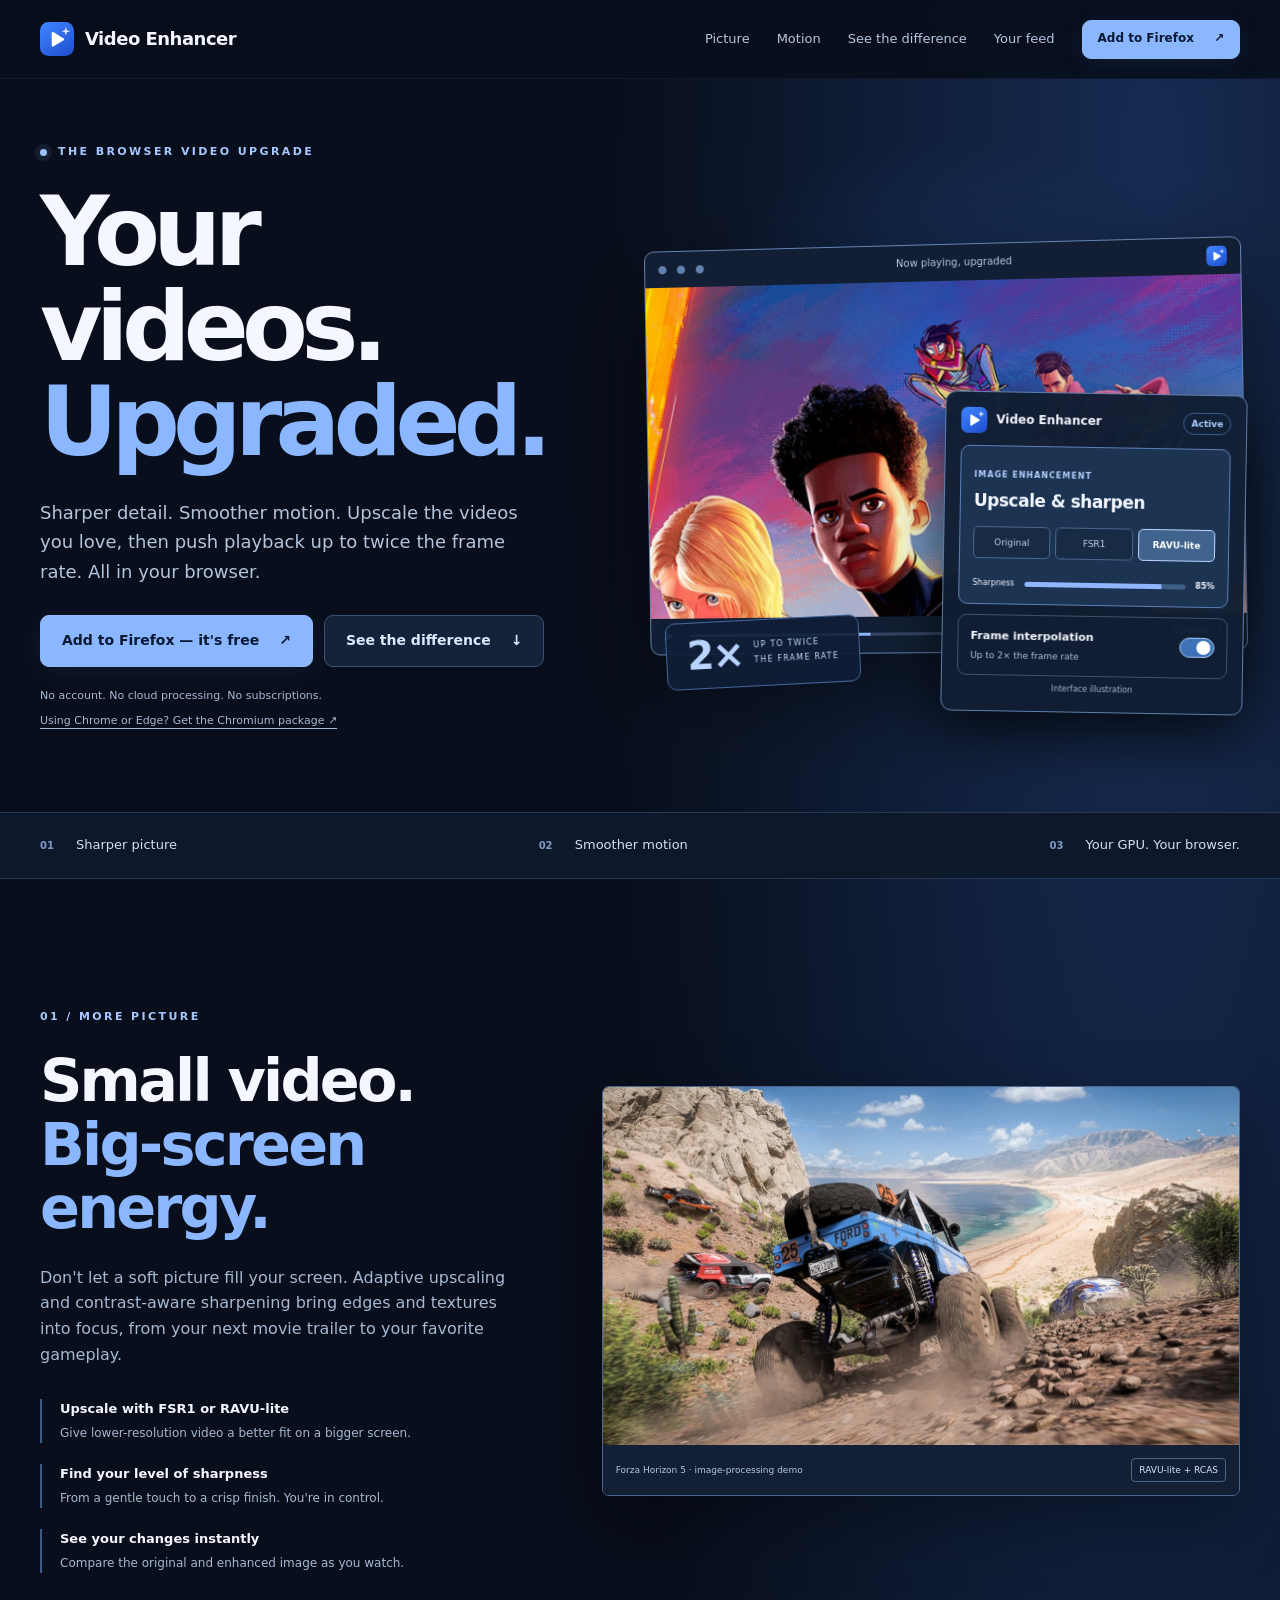
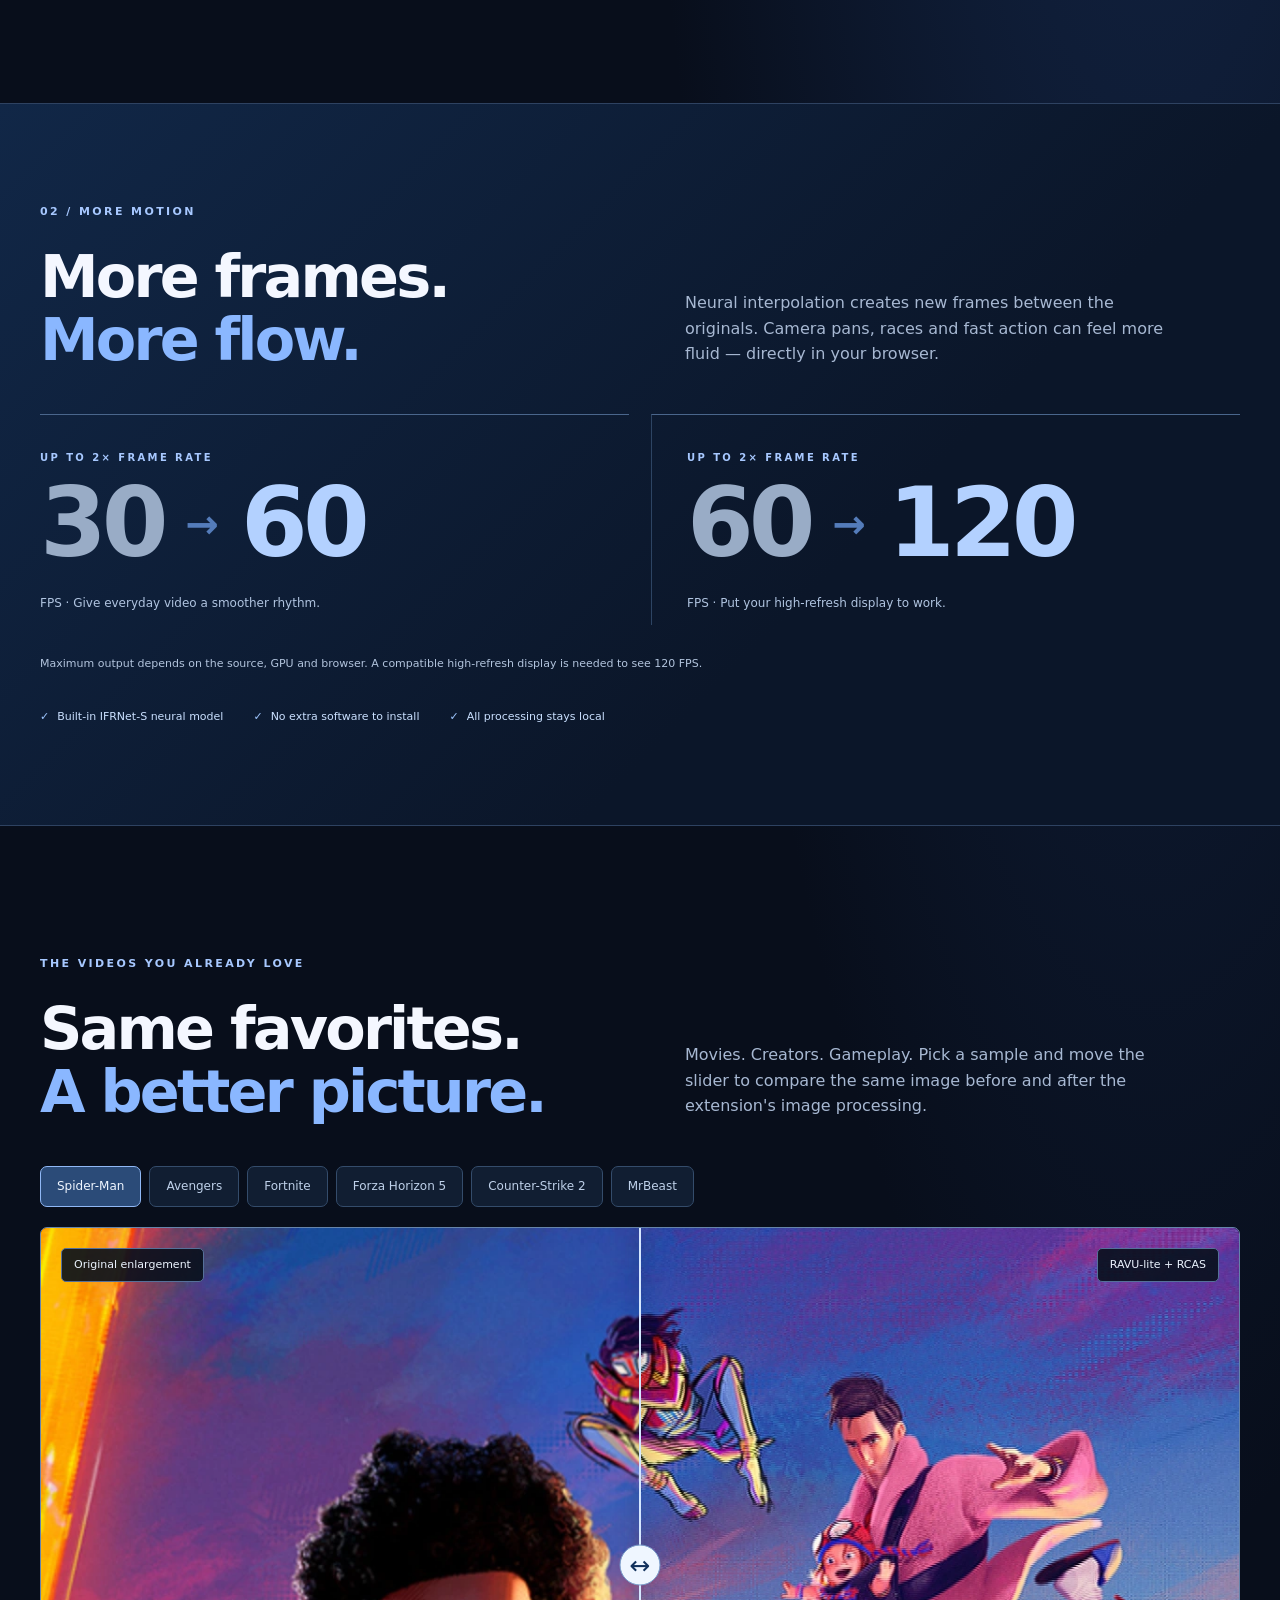
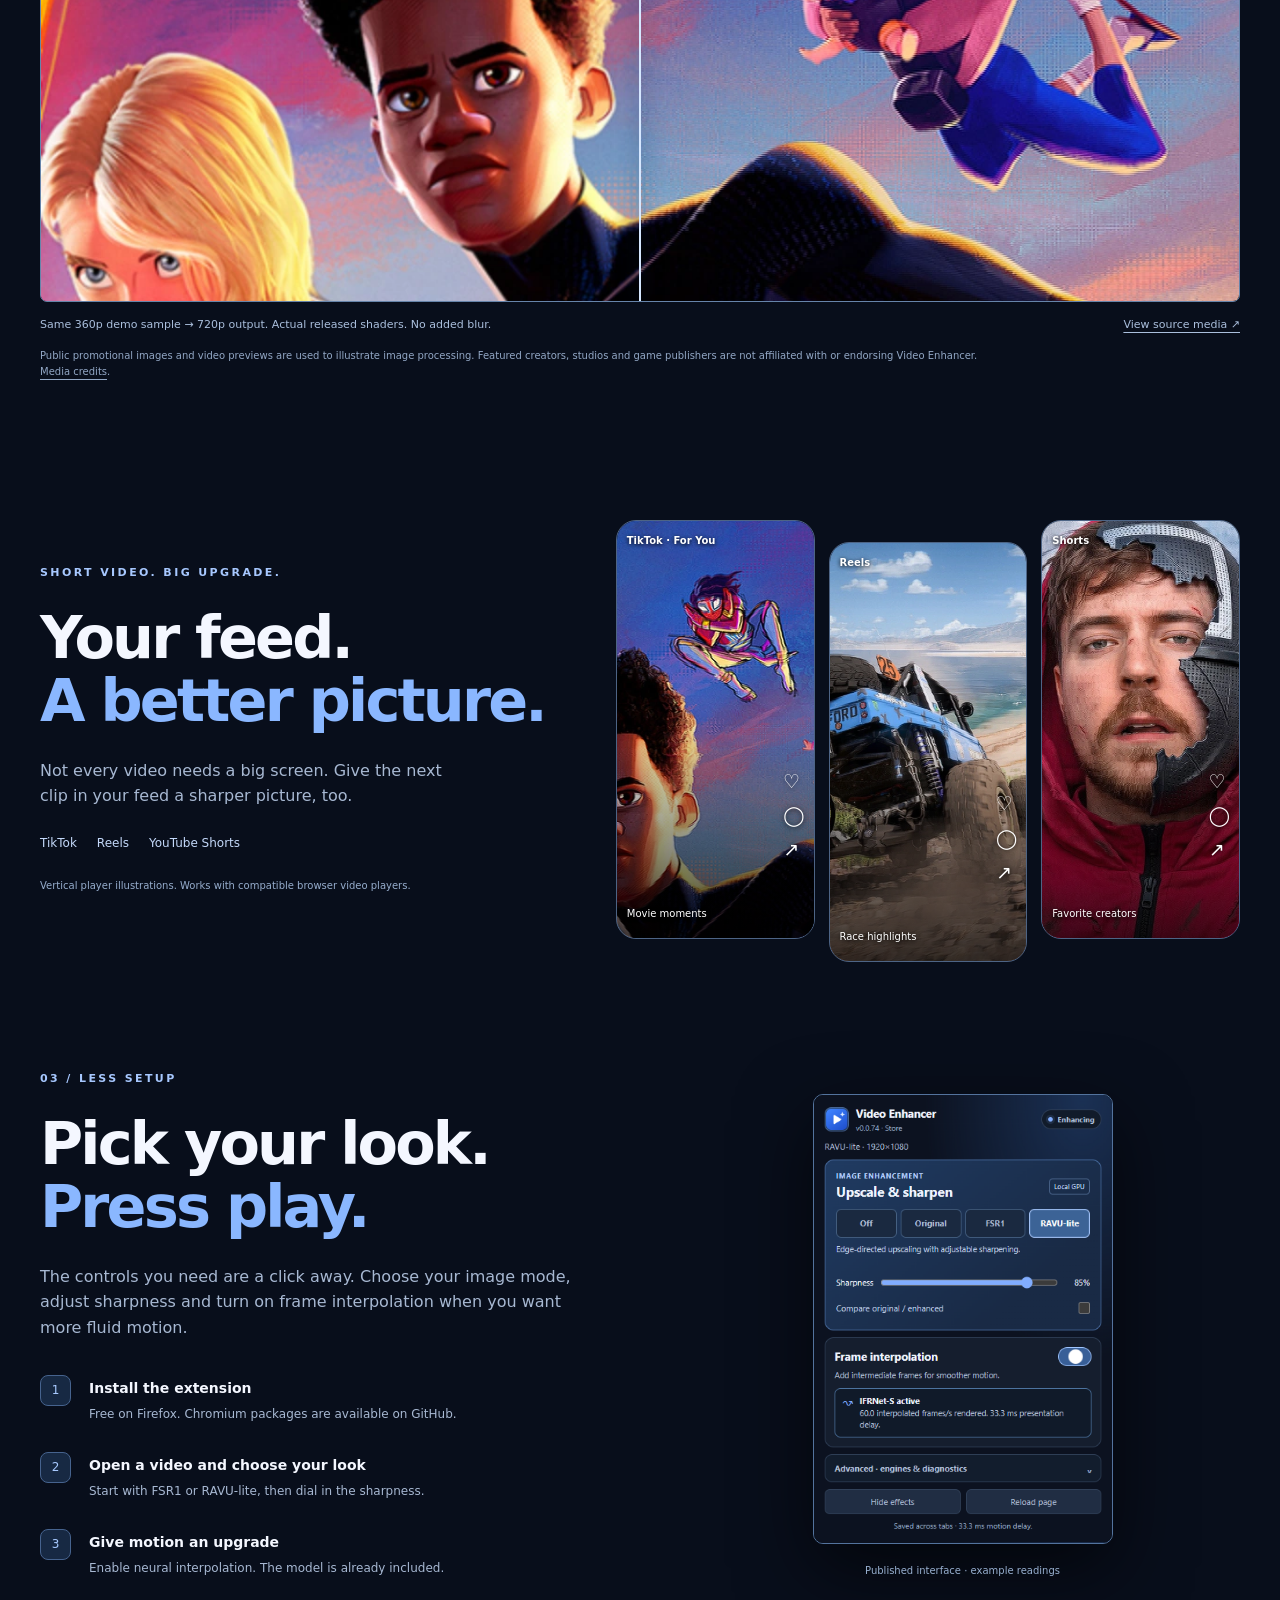
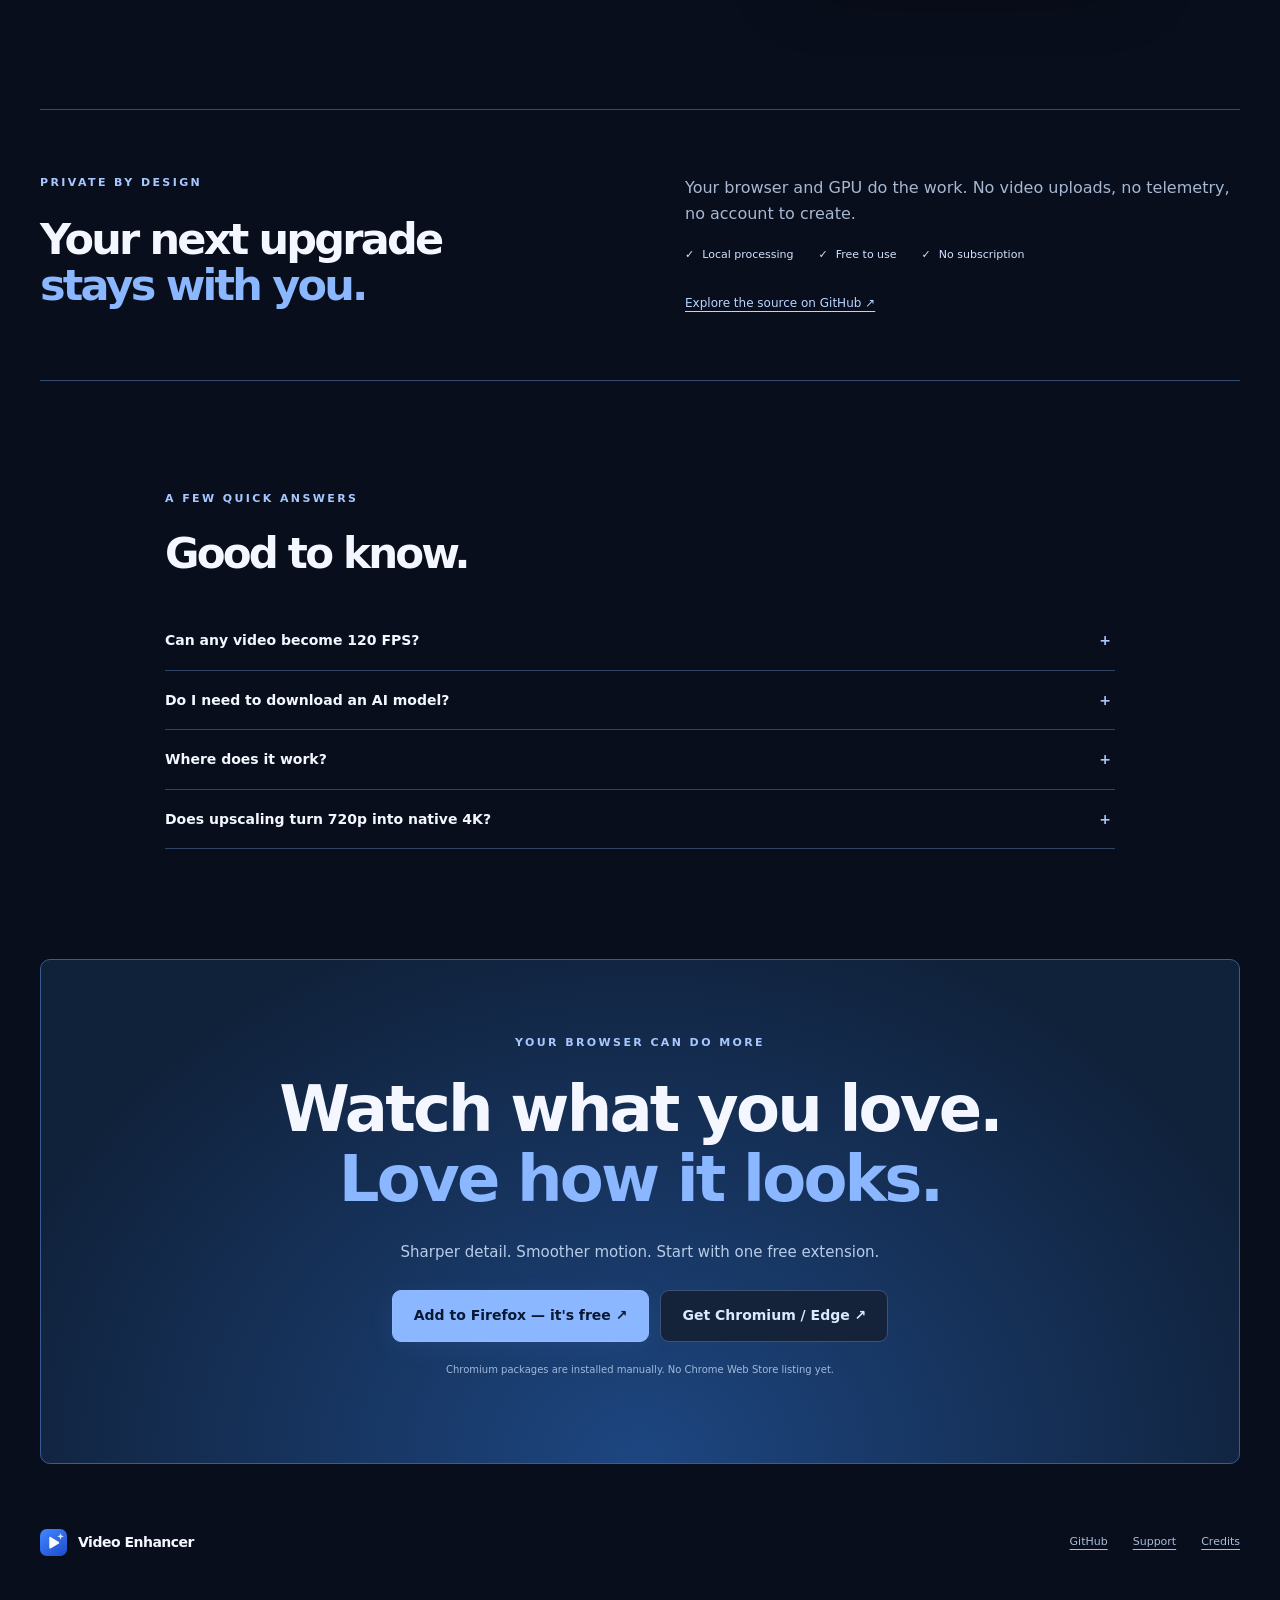
<file: docs/index.html>
<!doctype html>
<html lang="en">
<head>
<meta charset="utf-8"><meta name="viewport" content="width=device-width,initial-scale=1">
<meta name="theme-color" content="#080e1b">
<meta name="description" content="Give your browser videos an upgrade. Sharper detail, adaptive upscaling and neural interpolation for up to 2× FPS. Free, local and source available.">
<meta property="og:title" content="Video Enhancer — Your videos. Sharper. Smoother."><meta property="og:description" content="Upscale and sharpen. Go from 30 to up to 60 FPS, or 60 to up to 120. One free browser extension."><meta property="og:type" content="website"><meta property="og:url" content="https://treeks12.github.io/video-enhancer/"><meta property="og:image" content="https://treeks12.github.io/video-enhancer/assets/social.png"><meta name="twitter:card" content="summary_large_image">
<title>Video Enhancer — Your videos. Sharper. Smoother.</title>
<link rel="icon" href="icon.svg" type="image/svg+xml"><link rel="stylesheet" href="site.css"><script src="site.js" defer></script>
</head>
<body>
<a class="skip" href="#main">Skip to content</a>
<header class="nav"><div class="wrap nav-inner"><a href="#" class="brand"><img src="icon.svg" width="34" height="34" alt="">Video Enhancer</a><nav aria-label="Main navigation"><a href="#picture">Picture</a><a href="#motion">Motion</a><a href="#examples">See the difference</a><a href="#feeds">Your feed</a><a class="button small" href="https://addons.mozilla.org/en-US/firefox/addon/video-enhancer-for-firefox/">Add to Firefox <span aria-hidden="true">↗</span></a></nav></div></header>
<main id="main">
<section class="hero wrap">
<div class="hero-copy"><p class="eyebrow"><span></span>THE BROWSER VIDEO UPGRADE</p><h1>Your videos.<br><em>Upgraded.</em></h1><p class="lead">Sharper detail. Smoother motion. Upscale the videos you love, then push playback up to twice the frame rate. All in your browser.</p><div class="actions"><a class="button" href="https://addons.mozilla.org/en-US/firefox/addon/video-enhancer-for-firefox/">Add to Firefox — it's free <span aria-hidden="true">↗</span></a><a class="button secondary" href="#examples">See the difference <span aria-hidden="true">↓</span></a></div><p class="small-facts">No account. No cloud processing. No subscriptions.</p><a class="chromium" href="https://github.com/treeks12/video-enhancer/releases/latest">Using Chrome or Edge? Get the Chromium package ↗</a></div>
<div class="hero-stage"><div class="video-window"><div class="window-bar"><span aria-hidden="true">● ● ●</span><span>Now playing, upgraded</span><img src="icon.svg" width="20" height="20" alt=""></div><img class="hero-frame" src="assets/spiderman-after.webp" width="1280" height="720" alt="Miles Morales and Gwen in a Spider-Man image-processing demo"><div class="video-strip"><span class="play" aria-hidden="true">▶</span><div class="progress"><i></i></div><span>ENHANCED</span></div></div><div class="floating-control"><div class="mini-brand"><img src="icon.svg" width="26" height="26" alt="">Video Enhancer<span class="active-label">Active</span></div><div class="mini-image"><small>IMAGE ENHANCEMENT</small><strong>Upscale & sharpen</strong><div class="mode-row"><span>Original</span><span>FSR1</span><b>RAVU-lite</b></div><div class="fake-slider"><span>Sharpness</span><i></i><b>85%</b></div></div><div class="mini-motion"><span>Frame interpolation<small>Up to 2× the frame rate</small></span><span class="toggle" aria-hidden="true"></span></div><small class="preview-note">Interface illustration</small></div><div class="float-badge"><b>2×</b><span>UP TO TWICE<br>THE FRAME RATE</span></div></div>
</section>
<div class="promise-strip"><div class="wrap"><span><b>01</b> Sharper picture</span><span><b>02</b> Smoother motion</span><span><b>03</b> Your GPU. Your browser.</span></div></div>
<section class="wrap feature" id="picture"><div class="feature-copy"><p class="eyebrow">01 / MORE PICTURE</p><h2>Small video.<br><em>Big-screen energy.</em></h2><p>Don't let a soft picture fill your screen. Adaptive upscaling and contrast-aware sharpening bring edges and textures into focus, from your next movie trailer to your favorite gameplay.</p><div class="feature-list"><div><b>Upscale with FSR1 or RAVU-lite</b><span>Give lower-resolution video a better fit on a bigger screen.</span></div><div><b>Find your level of sharpness</b><span>From a gentle touch to a crisp finish. You're in control.</span></div><div><b>See your changes instantly</b><span>Compare the original and enhanced image as you watch.</span></div></div></div><figure class="feature-visual"><img src="assets/forza-after.webp" width="1280" height="720" alt="Forza Horizon 5 image processed with RAVU-lite and RCAS" loading="lazy"><figcaption><span>Forza Horizon 5 · image-processing demo</span><span class="image-tag">RAVU-lite + RCAS</span></figcaption></figure></section>
<section class="motion-section" id="motion"><div class="wrap"><div class="section-heading"><div><p class="eyebrow">02 / MORE MOTION</p><h2>More frames.<br><em>More flow.</em></h2></div><p>Neural interpolation creates new frames between the originals. Camera pans, races and fast action can feel more fluid — directly in your browser.</p></div><div class="fps-grid"><article><span class="eyebrow">UP TO 2× FRAME RATE</span><div class="fps"><span>30</span><i aria-hidden="true">→</i><strong>60</strong></div><p>FPS · Give everyday video a smoother rhythm.</p></article><article><span class="eyebrow">UP TO 2× FRAME RATE</span><div class="fps"><span>60</span><i aria-hidden="true">→</i><strong>120</strong></div><p>FPS · Put your high-refresh display to work.</p></article></div><p class="performance-note">Maximum output depends on the source, GPU and browser. A compatible high-refresh display is needed to see 120 FPS.</p><div class="motion-footer"><span>Built-in IFRNet-S neural model</span><span>No extra software to install</span><span>All processing stays local</span></div></div></section>
<section class="wrap examples-section" id="examples"><div class="section-heading"><div><p class="eyebrow">THE VIDEOS YOU ALREADY LOVE</p><h2>Same favorites.<br><em>A better picture.</em></h2></div><p>Movies. Creators. Gameplay. Pick a sample and move the slider to compare the same image before and after the extension's image processing.</p></div><div class="sample-picker" role="group" aria-label="Choose an image-processing example"><button type="button" data-example="spiderman" aria-pressed="true">Spider-Man</button><button type="button" data-example="avengers" aria-pressed="false">Avengers</button><button type="button" data-example="fortnite" aria-pressed="false">Fortnite</button><button type="button" data-example="forza" aria-pressed="false">Forza Horizon 5</button><button type="button" data-example="counterstrike" aria-pressed="false">Counter-Strike 2</button><button type="button" data-example="mrbeast" aria-pressed="false">MrBeast</button></div><div class="comparison" id="comparison" style="--split:50%"><img id="enhanced-image" src="assets/spiderman-after.webp" width="1280" height="720" alt="Enhanced Spider-Man demo"><img id="original-image" class="original-image" src="assets/spiderman-before.webp" width="1280" height="720" alt="Original Spider-Man demo"><div class="comparison-labels"><span>Original enlargement</span><span>RAVU-lite + RCAS</span></div><div class="divider" aria-hidden="true"><span>↔</span></div><label class="visually-hidden" for="comparison-range">Original and enhanced comparison divider</label><input type="range" min="0" max="100" value="50" id="comparison-range" aria-describedby="comparison-note"></div><div class="comparison-caption"><p id="comparison-note">Same 360p demo sample → 720p output. Actual released shaders. No added blur.</p><a id="sample-source" href="https://www.sonypictures.com/movies/spidermanacrossthespiderverse" target="_blank" rel="noopener noreferrer">View source media ↗</a></div><p class="media-note">Public promotional images and video previews are used to illustrate image processing. Featured creators, studios and game publishers are not affiliated with or endorsing Video Enhancer. <a href="assets/CREDITS.txt">Media credits</a>.</p></section>
<section class="wrap feed-section" id="feeds"><div class="feed-copy"><p class="eyebrow">SHORT VIDEO. BIG UPGRADE.</p><h2>Your feed.<br><em>A better picture.</em></h2><p>Not every video needs a big screen. Give the next clip in your feed a sharper picture, too.</p><div class="feed-platforms"><span>TikTok</span><span>Reels</span><span>YouTube Shorts</span></div><small>Vertical player illustrations. Works with compatible browser video players.</small></div><div class="feed-phones"><figure><img src="assets/spiderman-after.webp" alt="Cinema image in an illustrative vertical TikTok-style player" loading="lazy"><span class="feed-player-name">TikTok · For You</span><span class="feed-tools" aria-hidden="true">♡<br>◯<br>↗</span><figcaption>Movie moments</figcaption></figure><figure><img src="assets/forza-after.webp" alt="Forza image in an illustrative vertical Reels-style player" loading="lazy"><span class="feed-player-name">Reels</span><span class="feed-tools" aria-hidden="true">♡<br>◯<br>↗</span><figcaption>Race highlights</figcaption></figure><figure><img src="assets/mrbeast-after.webp" alt="MrBeast preview image in an illustrative YouTube Shorts-style player" loading="lazy"><span class="feed-player-name">Shorts</span><span class="feed-tools" aria-hidden="true">♡<br>◯<br>↗</span><figcaption>Favorite creators</figcaption></figure></div></section>
<section class="wrap setup-section"><div class="setup-copy"><p class="eyebrow">03 / LESS SETUP</p><h2>Pick your look.<br><em>Press play.</em></h2><p>The controls you need are a click away. Choose your image mode, adjust sharpness and turn on frame interpolation when you want more fluid motion.</p><ol><li><span>1</span><div><b>Install the extension</b><p>Free on Firefox. Chromium packages are available on GitHub.</p></div></li><li><span>2</span><div><b>Open a video and choose your look</b><p>Start with FSR1 or RAVU-lite, then dial in the sharpness.</p></div></li><li><span>3</span><div><b>Give motion an upgrade</b><p>Enable neural interpolation. The model is already included.</p></div></li></ol></div><figure class="popup-preview"><img src="assets/popup.png" width="392" alt="Published Video Enhancer controls showing image enhancement above frame interpolation" loading="lazy"><figcaption>Published interface · example readings</figcaption></figure></section>
<section class="wrap privacy"><div><p class="eyebrow">PRIVATE BY DESIGN</p><h2>Your next upgrade<br><em>stays with you.</em></h2></div><div><p>Your browser and GPU do the work. No video uploads, no telemetry, no account to create.</p><div class="privacy-facts"><span>Local processing</span><span>Free to use</span><span>No subscription</span></div><a href="https://github.com/treeks12/video-enhancer">Explore the source on GitHub ↗</a></div></section>
<section class="wrap faq"><p class="eyebrow">A FEW QUICK ANSWERS</p><h2>Good to know.</h2><details><summary>Can any video become 120 FPS?</summary><p>Interpolation can add one new frame between each pair of originals, for up to 2× output. Your video, browser and GPU determine how many frames finish in time. To see 120 FPS, you also need a display and browser refresh rate that support it.</p></details><details><summary>Do I need to download an AI model?</summary><p>No. The Firefox Add-ons version includes IFRNet-S. Install the extension, open its controls and enable interpolation.</p></details><details><summary>Where does it work?</summary><p>Video Enhancer processes compatible HTML5 video players. Protected or otherwise restricted video may not allow processing. It enhances video playback in your browser, not a game's own rendering.</p></details><details><summary>Does upscaling turn 720p into native 4K?</summary><p>Upscaling improves how a lower-resolution picture looks when enlarged. It doesn't recreate all the detail of a native 4K recording. FSR1, RAVU-lite and RCAS help make the most of the image you have.</p></details></section>
<section class="wrap cta"><p class="eyebrow">YOUR BROWSER CAN DO MORE</p><h2>Watch what you love.<br><em>Love how it looks.</em></h2><p>Sharper detail. Smoother motion. Start with one free extension.</p><div class="actions"><a class="button" href="https://addons.mozilla.org/en-US/firefox/addon/video-enhancer-for-firefox/">Add to Firefox — it's free ↗</a><a class="button secondary" href="https://github.com/treeks12/video-enhancer/releases/latest">Get Chromium / Edge ↗</a></div><small>Chromium packages are installed manually. No Chrome Web Store listing yet.</small></section>
</main><footer class="wrap"><a class="brand" href="#"><img src="icon.svg" width="27" height="27" alt="">Video Enhancer</a><div><a href="https://github.com/treeks12/video-enhancer">GitHub</a><a href="https://github.com/treeks12/video-enhancer/issues">Support</a><a href="assets/CREDITS.txt">Credits</a></div></footer>
</body></html>
</file>
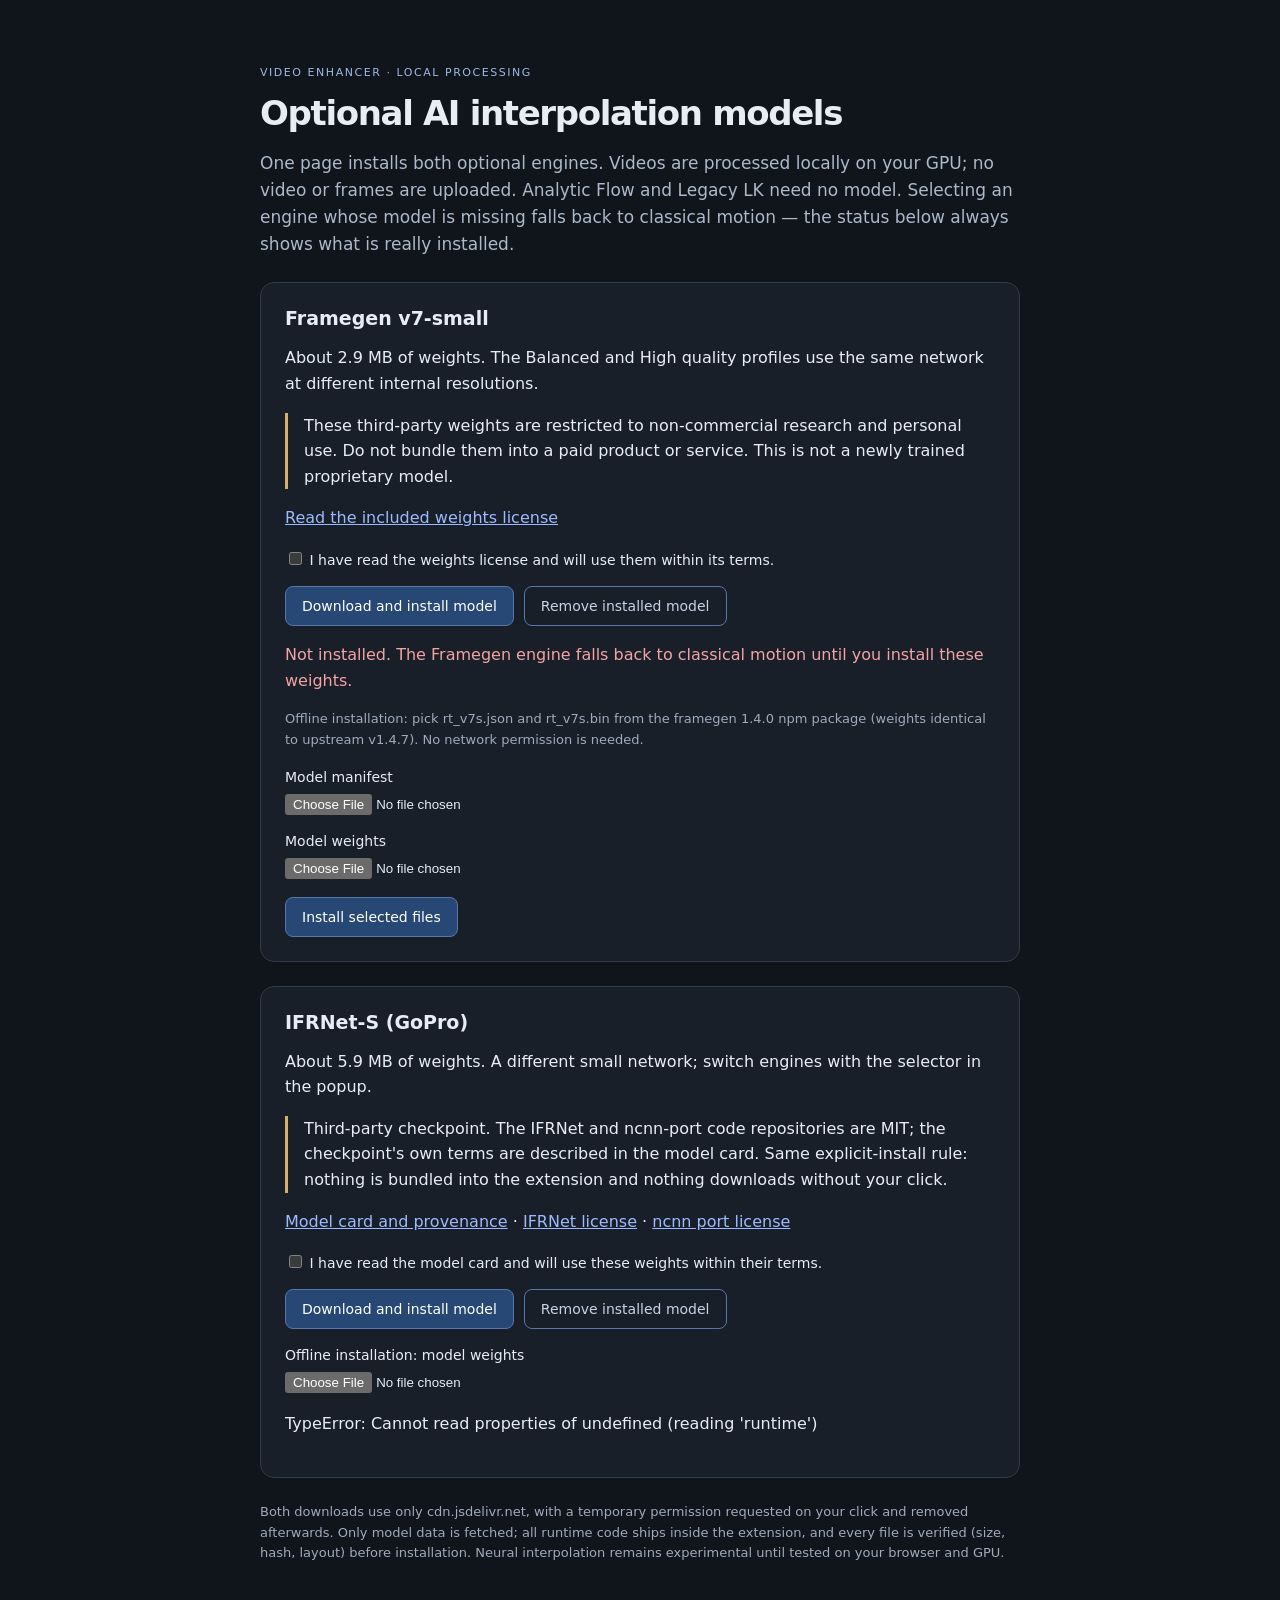
<file: models.html>
<!doctype html><html lang="en"><meta charset="utf-8"><meta name="viewport" content="width=device-width, initial-scale=1"><title>Video Enhancer · AI models</title><link rel="stylesheet" href="models.css"><main><p class="eyebrow">VIDEO ENHANCER · LOCAL PROCESSING</p><h1>Optional AI interpolation models</h1><p class="lead">One page installs both optional engines. Videos are processed locally on your GPU; no video or frames are uploaded. Analytic Flow and Legacy LK need no model. Selecting an engine whose model is missing falls back to classical motion — the status below always shows what is really installed.</p><section><h2>Framegen v7-small</h2><p>About 2.9 MB of weights. The Balanced and High quality profiles use the same network at different internal resolutions.</p><p class="notice">These third-party weights are restricted to non-commercial research and personal use. Do not bundle them into a paid product or service. This is not a newly trained proprietary model.</p><p><a href="third_party/framegen/WEIGHTS_LICENSE.md" target="_blank">Read the included weights license</a></p><label><input id="consent" type="checkbox"> I have read the weights license and will use them within its terms.</label><div class="actions"><button id="download">Download and install model</button><button id="remove" class="secondary">Remove installed model</button></div><p id="status" role="status" aria-live="polite">Checking local model…</p><pre id="details"></pre><p class="muted">Offline installation: pick rt_v7s.json and rt_v7s.bin from the framegen 1.4.0 npm package (weights identical to upstream v1.4.7). No network permission is needed.</p><label>Model manifest <input type="file" id="manifest" accept=".json"></label><label>Model weights <input type="file" id="binary" accept=".bin"></label><button id="import">Install selected files</button></section><section><h2>IFRNet-S (GoPro)</h2><p>About 5.9 MB of weights. A different small network; switch engines with the selector in the popup.</p><p class="notice">Third-party checkpoint. The IFRNet and ncnn-port code repositories are MIT; the checkpoint's own terms are described in the model card. Same explicit-install rule: nothing is bundled into the extension and nothing downloads without your click.</p><p><a href="neural/MODEL-CARD.md" target="_blank">Model card and provenance</a> · <a href="neural/LICENSE-IFRNet.txt" target="_blank">IFRNet license</a> · <a href="neural/LICENSE-ncnn-port.txt" target="_blank">ncnn port license</a></p><label><input id="ifrConsent" type="checkbox"> I have read the model card and will use these weights within their terms.</label><div class="actions"><button id="ifrDownload">Download and install model</button><button id="ifrRemove" class="secondary">Remove installed model</button></div><label>Offline installation: model weights <input type="file" id="ifrImport" accept=".bin"></label><p id="ifrStatus" role="status" aria-live="polite">Checking local model…</p><pre id="ifrDetails"></pre></section><p class="muted">Both downloads use only cdn.jsdelivr.net, with a temporary permission requested on your click and removed afterwards. Only model data is fetched; all runtime code ships inside the extension, and every file is verified (size, hash, layout) before installation. Neural interpolation remains experimental until tested on your browser and GPU.</p></main><script src="fi-quality.js"></script><script src="fi-neural-runtime.js"></script><script src="neural-model.js"></script><script src="models.js"></script></html>
</file>
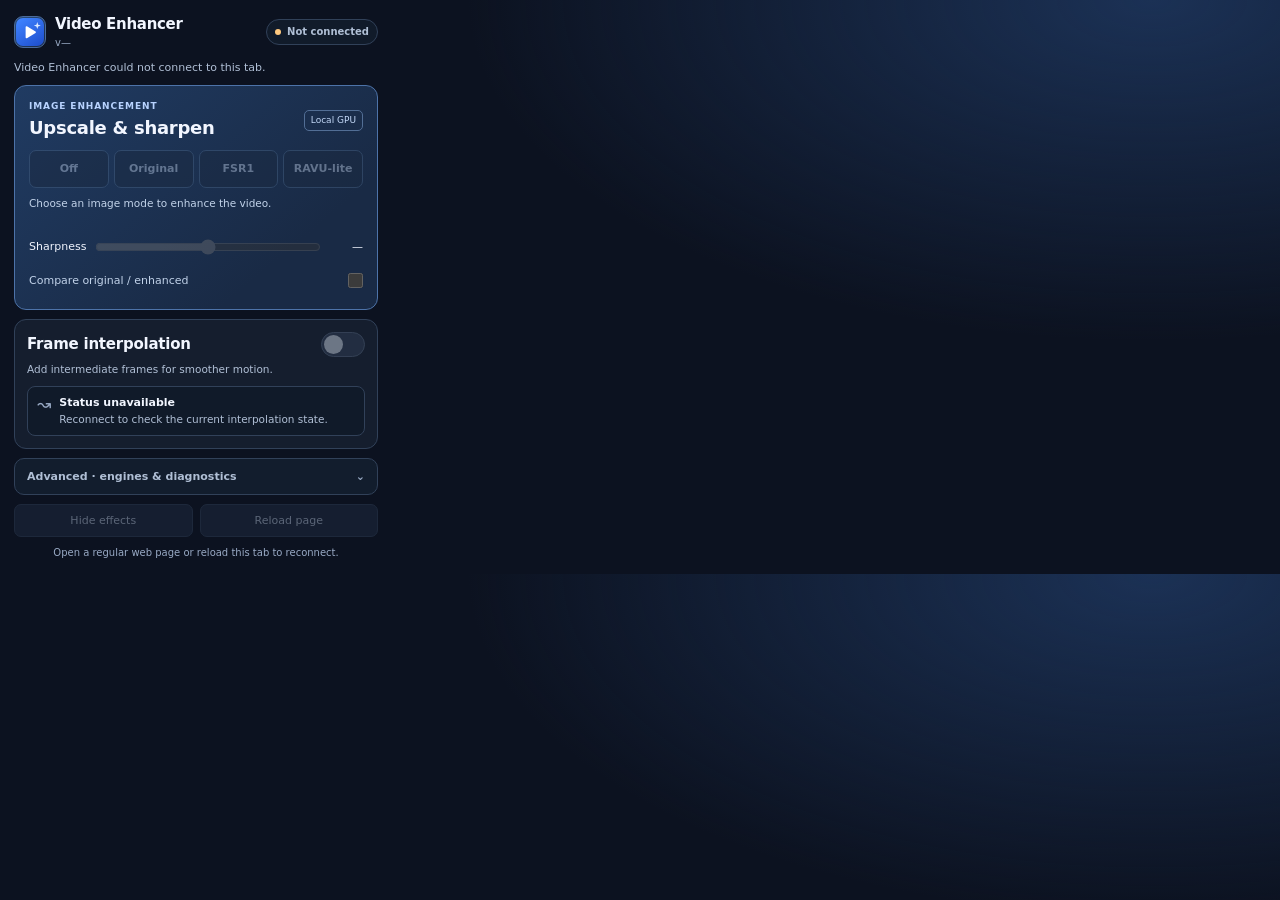
<file: popup.html>
<!doctype html>
<html lang="en">
<head>
  <meta charset="utf-8">
  <meta name="viewport" content="width=device-width,initial-scale=1">
  <title>Video Enhancer</title>
  <style>
    :root{color-scheme:dark;--bg:#0c1220;--card:#151e2e;--raised:#202d43;--line:#314159;--text:#f2f6ff;--muted:#b0bfd5;--dim:#99aac5;--accent:#81adff;--warn:#ffc97f;--bad:#ff9ba7;font:13px/1.4 system-ui,"Segoe UI",sans-serif}
    *{box-sizing:border-box}body{width:392px;max-width:100vw;margin:0;padding:14px;background:radial-gradient(ellipse at 90% 0,#1b3155 0,transparent 42%),var(--bg);color:var(--text)}button,input,select,summary{font:inherit}button,select,input[type=checkbox],summary{cursor:pointer}button:disabled,select:disabled,input:disabled{cursor:default}button:focus-visible,input:focus-visible,select:focus-visible,summary:focus-visible{outline:2px solid #c2dcff;outline-offset:3px}button:disabled,select:disabled{opacity:.48}button{color:var(--text)}
    header{display:flex;align-items:center;justify-content:space-between;gap:8px;margin-bottom:10px}.brand{display:flex;align-items:center;gap:9px;min-width:0}.logo{display:grid;place-items:center;width:32px;height:32px;flex:none;border:1px solid #4b6b9b;border-radius:9px;background:linear-gradient(140deg,#2a4d7b,#1b2a43)}.logo svg{width:20px}.brand h1{margin:0;font-size:15px;letter-spacing:-.02em}.version{margin-top:1px;color:var(--dim);font-size:10px}#statusChip{display:flex;align-items:center;gap:6px;flex:none;max-width:130px;padding:5px 8px;border:1px solid var(--line);border-radius:999px;color:var(--muted);background:#111b2a;font-size:10px;font-weight:650}#dot{width:6px;height:6px;flex:none;border-radius:50%;background:var(--dim)}#statusChip[data-tone=ok] #dot{background:var(--accent);box-shadow:0 0 0 3px #81adff20}#statusChip[data-tone=warn] #dot{background:var(--warn)}#statusChip[data-tone=error] #dot{background:var(--bad)}#detail{margin:0 0 10px;color:var(--muted);font-size:11px;overflow-wrap:anywhere}
    main{display:grid;gap:9px}.card{border:1px solid var(--line);border-radius:12px;background:var(--card)}.image-card{padding:14px;border-color:#4d73a9;background:linear-gradient(140deg,#203b62,#192a45 75%)}.section-title,.card-head{display:flex;align-items:center;justify-content:space-between;gap:10px}.section-title{margin-bottom:10px}.eyebrow{margin:0 0 2px;color:#b8d3ff;font-size:9px;font-weight:750;text-transform:uppercase;letter-spacing:.1em}.card h2{margin:0;font-size:15px;letter-spacing:-.015em}.image-card h2{font-size:18px}.local-badge{padding:3px 6px;border:1px solid #526e95;border-radius:5px;color:#c4d9f8;font-size:9px;white-space:nowrap}.chips{display:grid;grid-template-columns:repeat(4,minmax(0,1fr));gap:5px}.chip{appearance:none;min-height:34px;padding:7px 4px;border:1px solid var(--line);border-radius:7px;background:#1a2940;color:var(--muted);font-size:11px;font-weight:650}.image-card .chip{min-height:38px;border-color:#456082}.chip:hover:not(:disabled),.actions button:hover:not(:disabled),.secondary-button:hover:not(:disabled){border-color:#91b5ed;color:white}.chip[aria-pressed=true]{border-color:#aacaff;background:#3c6396;color:white;box-shadow:inset 0 0 0 1px #aacaff30}.mode-hint{min-height:30px;margin:8px 0 0;color:#c1d2e9;font-size:10.5px}.sharp-row{display:grid;grid-template-columns:auto minmax(0,1fr) auto;align-items:center;gap:9px;margin-top:9px;font-size:11px}.sharp-row output{min-width:33px;font-variant-numeric:tabular-nums;text-align:right}input[type=range]{width:100%;min-height:24px;margin:0;accent-color:var(--accent)}input[type=range]:disabled{opacity:.4}.check{display:flex;align-items:center;justify-content:space-between;gap:12px;min-height:29px;color:var(--muted);font-size:11px}.check input{width:15px;height:15px;margin:0;accent-color:var(--accent)}.compare-row{margin-top:7px;color:#c1d2e9}
    .interpolation{padding:12px}.switch{position:relative;display:inline-flex;flex:none}.switch input{position:absolute;width:100%;height:100%;margin:0;opacity:0}.track{display:block;pointer-events:none;width:44px;height:25px;border-radius:999px;background:#334158;border:1px solid #586983;transition:background .15s}.track:after{content:"";display:block;width:19px;height:19px;margin:2px;border-radius:50%;background:#d7e1f0;transition:transform .15s}.switch input:checked+.track{background:#3c77c8;border-color:#9fc5ff}.switch input:checked+.track:after{transform:translateX(19px);background:white}.switch input:disabled+.track{opacity:.45}.switch input:focus-visible+.track{outline:2px solid #c2dcff;outline-offset:3px}.card-copy{margin:5px 0 0;color:var(--muted);font-size:10.5px}.motion-controls{display:grid;gap:7px}.motion-controls label{display:flex;align-items:center;justify-content:space-between;gap:10px;color:var(--muted);font-size:11px}select{max-width:218px;min-width:0;min-height:31px;padding:5px 7px;border:1px solid var(--line);border-radius:6px;background:var(--raised);color:var(--text);font-size:11px}.motion-status{display:flex;align-items:flex-start;gap:8px;margin-top:9px;padding:8px 9px;border:1px solid var(--line);border-radius:8px;background:#101a29}.motion-icon{flex:none;color:var(--dim);font-size:17px;line-height:1.1}.motion-status strong{display:block;font-size:11px}.motion-status span{display:block;margin-top:2px;color:var(--muted);font-size:10.5px;overflow-wrap:anywhere}.motion-status[data-tone=ok]{border-color:#4c739f}.motion-status[data-tone=ok] .motion-icon{color:var(--accent)}.motion-status[data-tone=warn]{border-color:#79643f}.motion-status[data-tone=warn] .motion-icon{color:var(--warn)}.motion-status[data-tone=error]{border-color:#825361}.motion-status[data-tone=error] .motion-icon{color:var(--bad)}
    details{border:1px solid var(--line);border-radius:10px;background:#121d2d;overflow:hidden}summary{list-style:none;padding:10px 12px;color:var(--muted);font-size:11px;font-weight:650}summary::-webkit-details-marker{display:none}summary:after{content:"⌄";float:right;color:var(--dim)}details[open] summary:after{transform:rotate(180deg)}.advanced-body{display:grid;gap:12px;padding:11px 12px 12px;border-top:1px solid var(--line)}.subhead{margin:0 0 6px;color:var(--muted);font-size:10px;font-weight:700}.note{margin:6px 0 0;color:var(--dim);font-size:10px}.warning{margin:6px 0 0;color:var(--warn);font-size:10.5px;overflow-wrap:anywhere}.browse-chips{grid-template-columns:repeat(3,minmax(0,1fr))}.health{display:flex;justify-content:space-between;color:var(--muted);font-size:11px}.health strong[data-tone=ok]{color:var(--accent)}.health strong[data-tone=warn]{color:var(--warn)}.metrics{display:grid;grid-template-columns:minmax(0,1fr) minmax(0,1fr);gap:6px 12px;margin:0;font-size:10px}.metrics dt{color:var(--dim)}.metrics dd{margin:0;color:var(--muted);font-variant-numeric:tabular-nums;text-align:right;overflow-wrap:anywhere}.secondary-button,.actions button{min-height:33px;padding:7px;border:1px solid var(--line);border-radius:7px;background:var(--raised);color:var(--muted);font-size:11px}.secondary-button{width:100%;margin-top:7px}.actions{display:grid;grid-template-columns:1fr 1fr;gap:7px;margin-top:9px}.hint{display:block;margin-top:8px;color:var(--dim);font-size:10px;line-height:1.5;text-align:center}.feedback{margin:8px 0 0;color:var(--warn);font-size:11px;overflow-wrap:anywhere}.visually-hidden{position:absolute!important;width:1px;height:1px;padding:0;margin:-1px;overflow:hidden;clip:rect(0,0,0,0);white-space:nowrap;border:0}[hidden]{display:none!important}@media(prefers-reduced-motion:reduce){*,*:before,*:after{transition:none!important}}
  </style>
</head>
<body>
  <header>
    <div class="brand">
      <div class="logo" aria-hidden="true"><img src="icons/icon.svg" width="28" height="28" alt=""></div>
      <div><h1>Video Enhancer</h1><div class="version" id="version">v—</div></div>
    </div>
    <div id="statusChip" data-tone="warn" role="status"><span id="dot" aria-hidden="true"></span><span id="label">Connecting…</span></div>
  </header>
  <p id="detail">Checking the active tab…</p>
  <main>
    <section class="card image-card" aria-labelledby="imageTitle">
      <div class="section-title"><div><p class="eyebrow">Image enhancement</p><h2 id="imageTitle">Upscale &amp; sharpen</h2></div><span class="local-badge">Local GPU</span></div>
      <div class="chips" id="modeChips" role="group" aria-label="Image enhancement mode" aria-describedby="modeHint">
        <button class="chip" type="button" data-mode="off" aria-pressed="false" title="Disable enhancement and interpolation" disabled>Off</button>
        <button class="chip" type="button" data-mode="native" aria-pressed="false" disabled>Original</button>
        <button class="chip" type="button" data-mode="rcas" aria-pressed="false" disabled>FSR1</button>
        <button class="chip" type="button" data-mode="ravu" aria-pressed="false" disabled>RAVU-lite</button>
      </div>
      <p class="mode-hint" id="modeHint">Choose an image mode to enhance the video.</p>
      <label class="sharp-row" for="strength"><span>Sharpness</span><input id="strength" type="range" min="0" max="100" step="1" aria-describedby="modeHint" disabled><output id="strengthValue" for="strength">—</output></label>
      <label class="check compare-row"><span>Compare original / enhanced</span><input id="compare" type="checkbox" disabled></label>
      <div id="presetChips" hidden><button class="chip" type="button" data-strength="20">Soft</button><button class="chip" type="button" data-strength="35">Medium</button><button class="chip" type="button" data-strength="100">Strong</button></div>
    </section>

    <section class="card interpolation" aria-labelledby="motionTitle">
      <div class="card-head"><h2 id="motionTitle">Frame interpolation</h2><label class="switch"><span class="visually-hidden">Enable frame interpolation</span><input id="fiInfra" type="checkbox" aria-describedby="fiExplain fiStatusTitle fiStatusDetail" disabled><span class="track" aria-hidden="true"></span></label></div>
      <p class="card-copy" id="fiExplain">Add intermediate frames for smoother motion.</p>
      <div id="fiStatus" class="motion-status" data-tone="off"><div class="motion-icon" aria-hidden="true">↝</div><div><strong id="fiStatusTitle" role="status" aria-atomic="true">Off</strong><span id="fiStatusDetail">Turn on interpolation for smoother playback.</span></div></div>
    </section>

    <details id="advanced">
      <summary>Advanced · engines &amp; diagnostics</summary>
      <div class="advanced-body">
        <div><p class="subhead">Image processing</p><label class="check"><span>Reduce noise sharpening</span><input id="protectNoise" type="checkbox" aria-describedby="noiseHint" disabled></label><p class="note" id="noiseHint">Limits sharpening of fine noise; does not remove noise.</p></div>
        <div><p class="subhead">Internal render scale</p><div class="chips" id="qualityChips" role="group" aria-label="Internal render scale"><button class="chip" type="button" data-quality="high" aria-pressed="false" disabled>100%</button><button class="chip" type="button" data-quality="balanced" aria-pressed="false" disabled>75%</button><button class="chip" type="button" data-quality="performance" aria-pressed="false" disabled>50%</button><button class="chip" type="button" data-quality="auto" aria-pressed="false" disabled>Auto</button></div><p class="note">Auto adjusts the render scale to available performance.</p></div>
        <div><p class="subhead">While browsing</p><div class="chips browse-chips" id="interactionChips" role="group" aria-label="While browsing"><button class="chip" type="button" data-interaction="smooth" aria-pressed="false" disabled>Smooth</button><button class="chip" type="button" data-interaction="balanced" aria-pressed="false" disabled>Balanced</button><button class="chip" type="button" data-interaction="quality" aria-pressed="false" disabled>Quality</button></div></div>
        <div>
          <p class="subhead">Interpolation</p>
          <div class="motion-controls">
            <label for="fiEngine">Engine<select id="fiEngine" disabled><option value="ifrnet">IFRNet-S · built-in</option><option value="analytic">Analytic Flow · no model</option><option value="classic">Legacy LK · comparison</option><!-- PERSONAL_ONLY_BEGIN --><option value="neural">Framegen · noncommercial</option><!-- PERSONAL_ONLY_END --></select></label>
            <label for="fiProfile">Motion quality<select id="fiProfile" disabled><option value="balanced">Balanced</option><option value="quality">High quality</option></select></label>
          </div>
          <p id="modelWarn" class="warning" role="status" hidden></p>
          <!-- PERSONAL_ONLY_BEGIN --><button class="secondary-button" type="button" id="modelSetup">Personal model setup</button><!-- PERSONAL_ONLY_END -->
          <label class="check"><span>Detect scene changes</span><input id="fiSceneCut" type="checkbox" disabled></label>
          <label class="check"><span>Adaptive sample · Legacy LK</span><input id="fiHalfLuma" type="checkbox" disabled></label>
          <label class="check"><span>Motion estimation</span><input id="fiBlockMatch" type="checkbox" disabled></label>
          <label class="check" hidden><span>Fallback</span><input id="fiFallback" type="checkbox" disabled></label>
        </div>
        <div><p class="subhead">Diagnostics</p><label class="check"><span>Motion debug view</span><select id="fiDebug" disabled><option value="0">Off</option><option value="1">Flow</option><option value="2">Visibility mask</option><option value="3">Warp disagreement</option><option value="4">Refine residual</option></select></label><label class="check"><span>Test outline</span><input id="outline" type="checkbox" disabled></label></div>
        <div class="health"><span>Pipeline health</span><strong id="health" data-tone="off">—</strong></div>
        <dl class="metrics">
          <dt>Source cadence</dt><dd id="sourceFps">—</dd>
          <dt>Rendered source / interpolated</dt><dd id="fiRates">—</dd>
          <dt>Total enhanced output</dt><dd id="fps">—</dd>
          <dt>Presentation delay</dt><dd id="fiDelay">—</dd>
          <dt>Motion job wall time</dt><dd id="fiCompute">—</dd>
          <dt>Motion method</dt><dd id="fiMethod">—</dd>
          <dt>Presentation API</dt><dd id="presentationBackend">—</dd>
          <dt>Flow support</dt><dd id="fiCoverage">n/a</dd>
          <dt>Motion confidence</dt><dd id="fiConfidence">—</dd>
          <dt>Scene hold / frame pair</dt><dd id="fiHold">—</dd>
          <dt>Motion resolution</dt><dd id="fiSample">—</dd>
          <dt>Backend p95 · computed / late</dt><dd id="fiNeuralStats">—</dd>
          <dt>Internal scale</dt><dd id="renderScale">—</dd>
          <dt>Overlay frames missed</dt><dd id="missed">—</dd>
          <dt>Video frames dropped</dt><dd id="videoDropped">—</dd>
          <dt>Late callbacks</dt><dd id="late">—</dd>
          <dt>CPU per source frame</dt><dd id="cpu">—</dd>
          <dt>WebGL GPU timer</dt><dd id="gpu">—</dd>
          <dt>Decode</dt><dd id="decoder">—</dd>
        </dl>
        <p class="note">Rates count recent rendered frames, not monitor refresh. A missing WebGL timer does not mean WebGPU is unavailable.</p>
        <button class="secondary-button" type="button" id="saveDiagnostics" disabled>Save diagnostics</button>
      </div>
    </details>
  </main>
  <p class="feedback" id="feedback" role="status" aria-atomic="true" hidden></p>
  <div class="actions"><button type="button" id="toggle" disabled>Hide effects</button><button type="button" id="reload" disabled>Reload page</button></div>
  <small class="hint" id="hint">Saved settings apply across tabs. Video stays on this device.</small>
  <script src="build-flavor.js"></script>
  <script src="popup.js"></script>
</body>
</html>
</file>
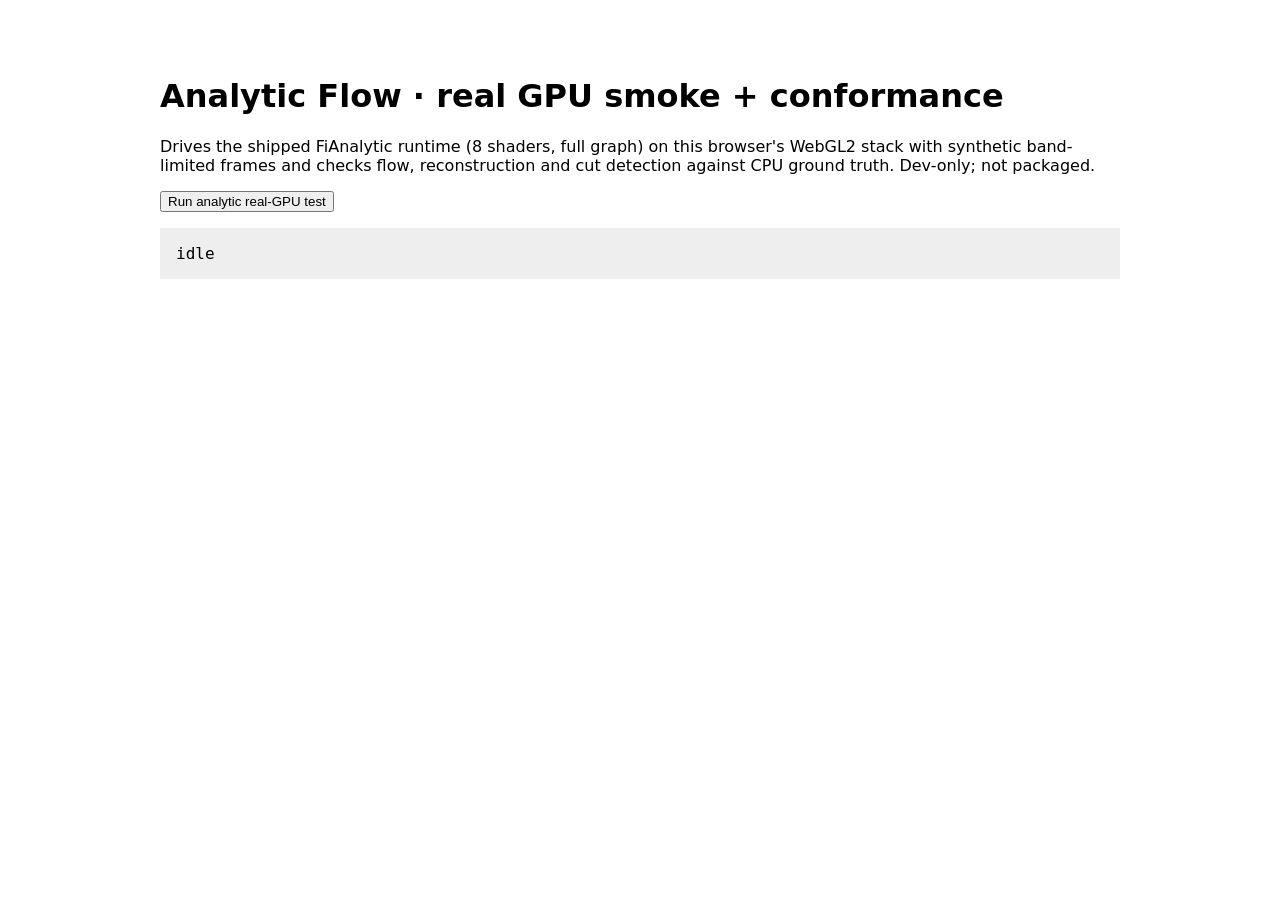
<file: test/analytic-real.html>
<!doctype html><meta charset="utf-8"><title>Analytic Flow real-GPU check</title>
<style>body{max-width:960px;margin:40px auto;font:16px system-ui;padding:16px}pre{white-space:pre-wrap;background:#eee;padding:16px}</style>
<h1>Analytic Flow · real GPU smoke + conformance</h1>
<p>Drives the shipped FiAnalytic runtime (8 shaders, full graph) on this browser's WebGL2 stack with synthetic band-limited frames and checks flow, reconstruction and cut detection against CPU ground truth. Dev-only; not packaged.</p>
<button id="run">Run analytic real-GPU test</button>
<pre id="log">idle</pre>
<script src="../fi-analytic.js"></script>
<script>
'use strict';
const log=document.getElementById('log'),button=document.getElementById('run');
const W=640,H=360;
function patternAt(x,y,ox,oy,seed){ // band-limited, exact at any subpixel offset
 let v=0.5;
 v+=.22*Math.sin((x-ox)*2*Math.PI/96+(y-oy)*2*Math.PI/151+seed);
 v+=.16*Math.sin((x-ox)*2*Math.PI/173-(y-oy)*2*Math.PI/67+seed*2.7);
 v+=.09*Math.sin(((x-ox)+(y-oy))*2*Math.PI/59+seed*1.3);
 v+=.05*Math.sin(((x-ox)-(y-oy))*2*Math.PI/37+seed*4.1);
 const r=Math.min(1,Math.max(0,v));
 return [r,Math.min(1,Math.max(0,.5+.3*Math.sin((x-ox)*2*Math.PI/83+(y-oy)*2*Math.PI/127+seed))),Math.min(1,Math.max(0,.5+.25*Math.sin((x-ox)*2*Math.PI/211-(y-oy)*2*Math.PI/47+seed*3.3)))];
}
function frame(ox,oy,seed){const d=new Uint8Array(W*H*4);for(let y=0;y<H;y++)for(let x=0;x<W;x++){const p=patternAt(x,y,ox,oy,seed),i=(y*W+x)*4;d[i]=p[0]*255;d[i+1]=p[1]*255;d[i+2]=p[2]*255;d[i+3]=255;}return d;}
function noiseFrame(seed){let s=seed>>>0;const nxt=()=>((s=(s*1664525+1013904223)>>>0)/4294967296);const d=new Uint8Array(W*H*4);for(let i=0;i<W*H*4;i+=4){d[i]=nxt()*255;d[i+1]=nxt()*255;d[i+2]=nxt()*255;d[i+3]=255;}return d;}
function mae(a,b){let s=0,n=0;for(let i=0;i<a.length;i+=4){s+=(Math.abs(a[i]-b[i])+Math.abs(a[i+1]-b[i+1])+Math.abs(a[i+2]-b[i+2]))/3;n++;}return s/n/255;}
button.onclick=async()=>{
 button.disabled=true;log.textContent='running…';
 const write=v=>log.textContent=v+'\n';
 const report={kind:'analytic-real-gpu',userAgent:navigator.userAgent,cases:[],errors:[]};
 try{
  const canvas=document.createElement('canvas');canvas.width=W;canvas.height=H;
  const gl=canvas.getContext('webgl2',{antialias:false,preserveDrawingBuffer:false});
  if(!gl)throw new Error('WebGL2 unavailable');
  if(!gl.getExtension('EXT_color_buffer_float'))throw new Error('EXT_color_buffer_float unavailable');
  const dbg=gl.getExtension('WEBGL_debug_renderer_info');
  report.renderer=dbg?gl.getParameter(dbg.UNMASKED_RENDERER_WEBGL):'hidden';
  const tex=data=>{const t=gl.createTexture();gl.bindTexture(gl.TEXTURE_2D,t);
   for(const k of[gl.TEXTURE_MIN_FILTER,gl.TEXTURE_MAG_FILTER])gl.texParameteri(gl.TEXTURE_2D,k,gl.LINEAR);
   for(const k of[gl.TEXTURE_WRAP_S,gl.TEXTURE_WRAP_T])gl.texParameteri(gl.TEXTURE_2D,k,gl.CLAMP_TO_EDGE);
   gl.texImage2D(gl.TEXTURE_2D,0,gl.RGBA,W,H,0,gl.RGBA,gl.UNSIGNED_BYTE,data);return t;};
  const fbo=gl.createFramebuffer();
  const readTex=(t,w,h,float)=>{gl.bindFramebuffer(gl.FRAMEBUFFER,fbo);gl.framebufferTexture2D(gl.FRAMEBUFFER,gl.COLOR_ATTACHMENT0,gl.TEXTURE_2D,t,0);
   if(gl.checkFramebufferStatus(gl.FRAMEBUFFER)!==gl.FRAMEBUFFER_COMPLETE)throw new Error('readback FBO incomplete');
   if(float){const v=new Float32Array(w*h*4);gl.readPixels(0,0,w,h,gl.RGBA,gl.FLOAT,v);return v;}
   const v=new Uint8Array(w*h*4);gl.readPixels(0,0,w,h,gl.RGBA,gl.UNSIGNED_BYTE,v);return v;};
  const outTex=gl.createTexture();gl.bindTexture(gl.TEXTURE_2D,outTex);
  gl.texImage2D(gl.TEXTURE_2D,0,gl.RGBA,W,H,0,gl.RGBA,gl.UNSIGNED_BYTE,null);

  const rt=await FiAnalytic.create(gl,W,H,'balanced');
  write('runtime created: field '+rt.dimensions.width+'x'+rt.dimensions.height+', programs '+rt.programs.size+', scratch '+(rt.stats.memoryBytes/1024|0)+' KB');

  const scenarios=[
   {name:'pan(+21,+9)@0.5',prev:frame(0,0,3.1),curr:frame(21,9,3.1),gt:frame(10.5,4.5,3.1),expectFlow:[10.5,4.5],expectCut:false},
   {name:'static@0.5',prev:frame(0,0,7.7),curr:frame(0,0,7.7),gt:frame(0,0,7.7),expectFlow:[0,0],expectCut:false},
   {name:'cut(noiseA→noiseB)@0.5',prev:noiseFrame(11),curr:noiseFrame(97),gt:null,expectFlow:null,expectCut:true},
  ];
  const fw=rt.dimensions.width,fh=rt.dimensions.height;
  for(const s of scenarios){
   if(gl.getError()!==gl.NO_ERROR)report.errors.push(s.name+': stale GL error before case');
   const prev=tex(s.prev),curr=tex(s.curr);
   const est=await rt.estimate(prev,curr,42);
   let rendered=rt.render(prev,curr,outTex,W,H,0.5,0);
   const flow=readTex(rt.tex('forward'),fw,fh,true);
   let fx=0,fy=0,conf=0,n=0;const mx=fw*.12,my=fh*.12;
   for(let y=my|0;y<fh-my;y++)for(let x=mx|0;x<fw-mx;x++){const i=(y*fw+x)*4;fx+=flow[i];fy+=flow[i+1];conf+=flow[i+2];n++;}
   fx/=n;fy/=n;conf/=n;
   let row={name:s.name,valid:est.valid,sceneCut:est.sceneCut,estMs:+est.elapsedMs.toFixed(2),confidence:+conf.toFixed(3),meanFlow:[+fx.toFixed(2),+fy.toFixed(2)],glError:gl.getError()!==gl.NO_ERROR,rendered};
   if(s.expectFlow){row.flowError=+Math.hypot(fx-s.expectFlow[0],fy-s.expectFlow[1]).toFixed(2);
    row.pass_flow=row.flowError<=1.0&&Math.abs(conf)>0;}
   if(s.gt&&rendered){const img=readTex(outTex,W,H,false);
    let blend=new Uint8Array(W*H*4);for(let i=0;i<blend.length;i++)blend[i]=(s.prev[i]+s.curr[i])/2|0;
    row.maeSynth=+mae(img,s.gt).toFixed(4);row.maeBlend=+mae(blend,s.gt).toFixed(4);
    row.pass_image=row.maeSynth<=Math.max(.001,row.maeBlend*.6);}
   row.pass_cut=s.expectCut?(est.sceneCut||conf<.1&&Math.hypot(fx,fy)<1):!est.sceneCut;
   row.passed=est.valid&&row.glError===false&&rendered&&(row.pass_flow!==false)&&(row.pass_image!==false)&&row.pass_cut;
   report.cases.push(row);write(JSON.stringify(row));
   for(const d of[1,2,3,4]){rt.render(prev,curr,outTex,W,H,0.5,d);}
   if(gl.getError()!==gl.NO_ERROR)report.errors.push(s.name+': GL error after debug renders');
   gl.deleteTexture(prev);gl.deleteTexture(curr);rt.reset();
  }
  // timing: repeated estimation of the pan pair on the real GPU
  const prev=tex(scenarios[0].prev),curr=tex(scenarios[0].curr),times=[];
  for(let i=0;i<15;i++){const t0=performance.now();await rt.estimate(prev,curr,i);times.push(performance.now()-t0);}
  times.sort((a,b)=>a-b);
  report.timing={field:[fw,fh],medianMs:+times[7].toFixed(2),minMs:+times[0].toFixed(2),maxMs:+times[14].toFixed(2)};
  write('timing: '+JSON.stringify(report.timing));
  rt.destroy();gl.deleteTexture(prev);gl.deleteTexture(curr);gl.deleteTexture(outTex);gl.deleteFramebuffer(fbo);
  report.passed=report.cases.every(c=>c.passed)&&report.errors.length===0;
  write(report.passed?'PASS: analytic graph runs on real GPU and matches ground truth':'FAIL: see rows above');
 }catch(error){report.passed=false;report.errors.push(String(error.message||error));write('FAIL: '+(error.message||error));}
 finally{window.__analyticReal=report;button.disabled=false;}
};
</script>
</file>
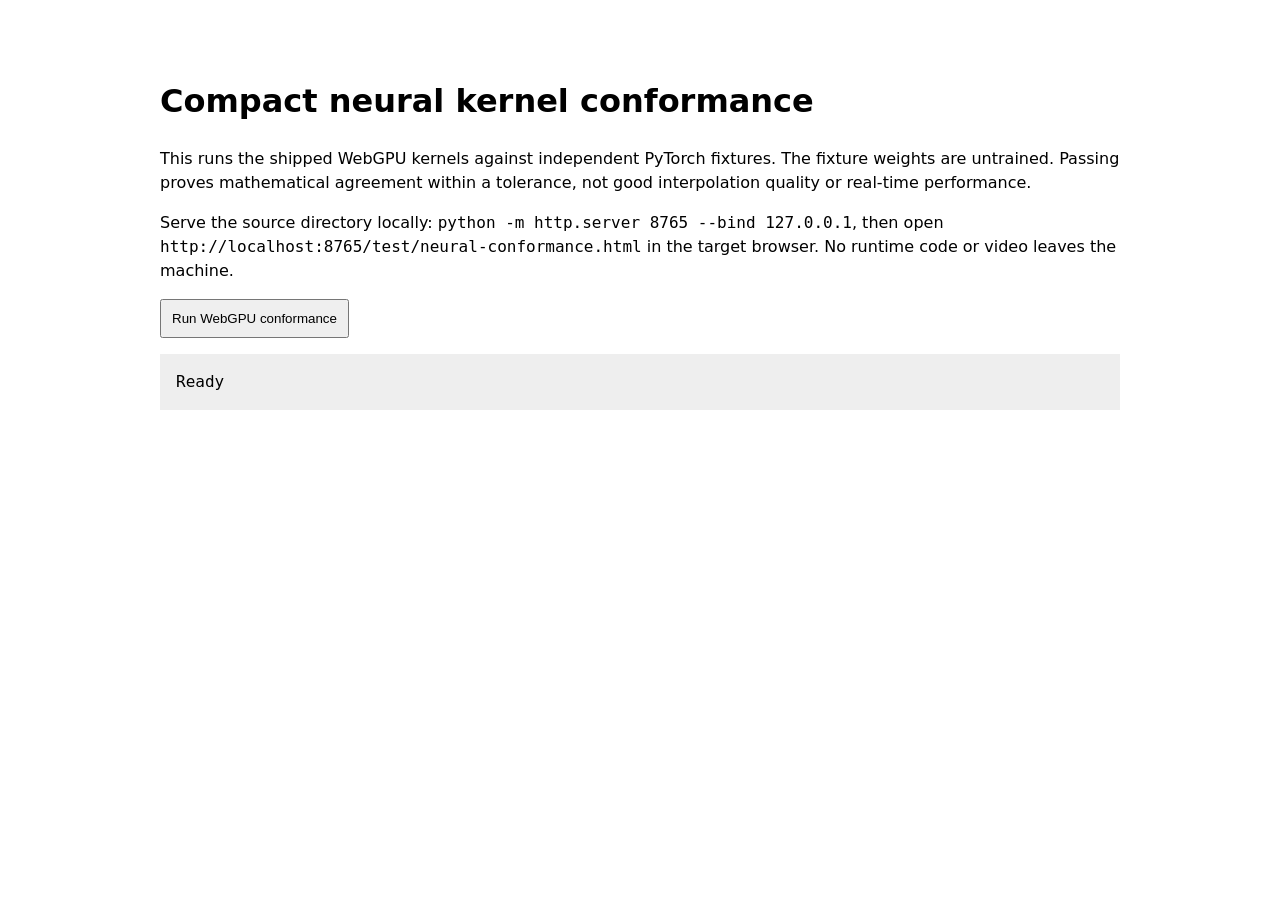
<file: test/neural-conformance.html>
<!doctype html><html lang="en"><meta charset="utf-8"><title>Neural kernel conformance</title><style>body{max-width:960px;margin:40px auto;font:16px system-ui;line-height:1.5;padding:16px}pre{white-space:pre-wrap;background:#eee;padding:16px}button{padding:10px}</style><h1>Compact neural kernel conformance</h1><p>This runs the shipped WebGPU kernels against independent PyTorch fixtures. The fixture weights are untrained. Passing proves mathematical agreement within a tolerance, not good interpolation quality or real-time performance.</p><p>Serve the source directory locally: <code>python -m http.server 8765 --bind 127.0.0.1</code>, then open <code>http://localhost:8765/test/neural-conformance.html</code> in the target browser. No runtime code or video leaves the machine.</p><button id="run">Run WebGPU conformance</button><pre id="log">Ready</pre><script src="../fi-quality.js"></script><script src="../fi-neural-runtime.js"></script><script src="neural-conformance.js?v=2"></script></html>
</file>
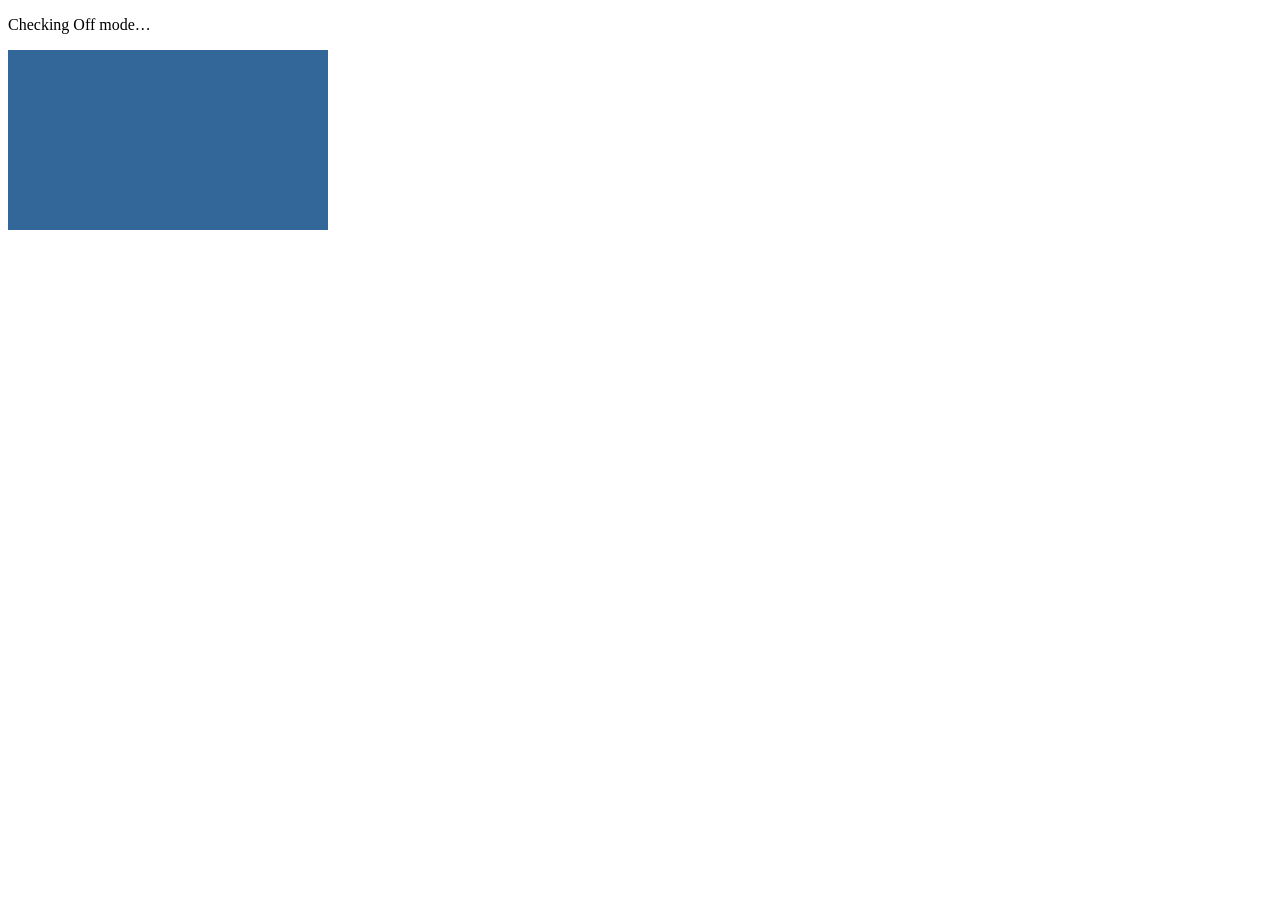
<file: test/off.html>
<!doctype html>
<meta charset="utf-8">
<title>FV Off runtime test</title>
<p id="status">Checking Off mode…</p>
<video muted autoplay></video>
<canvas id="source" width="320" height="180" hidden></canvas>
<script>
  const source = document.querySelector("#source");
  const context = source.getContext("2d");
  context.fillStyle = "#369";
  context.fillRect(0, 0, source.width, source.height);
  const video = document.querySelector("video");
  video.srcObject = source.captureStream(30);
  video.play();
  setTimeout(() => {
    if (document.querySelector("#fv-enhancer-canvas")) {
      document.querySelector("#status").textContent = "FAIL: canvas created in Off mode";
      return;
    }
    document.querySelector("#status").textContent = "PASS: Off mode has no canvas";
    fetch("/__fve_off_pass").catch(() => {});
  }, 2000);
</script>
</file>
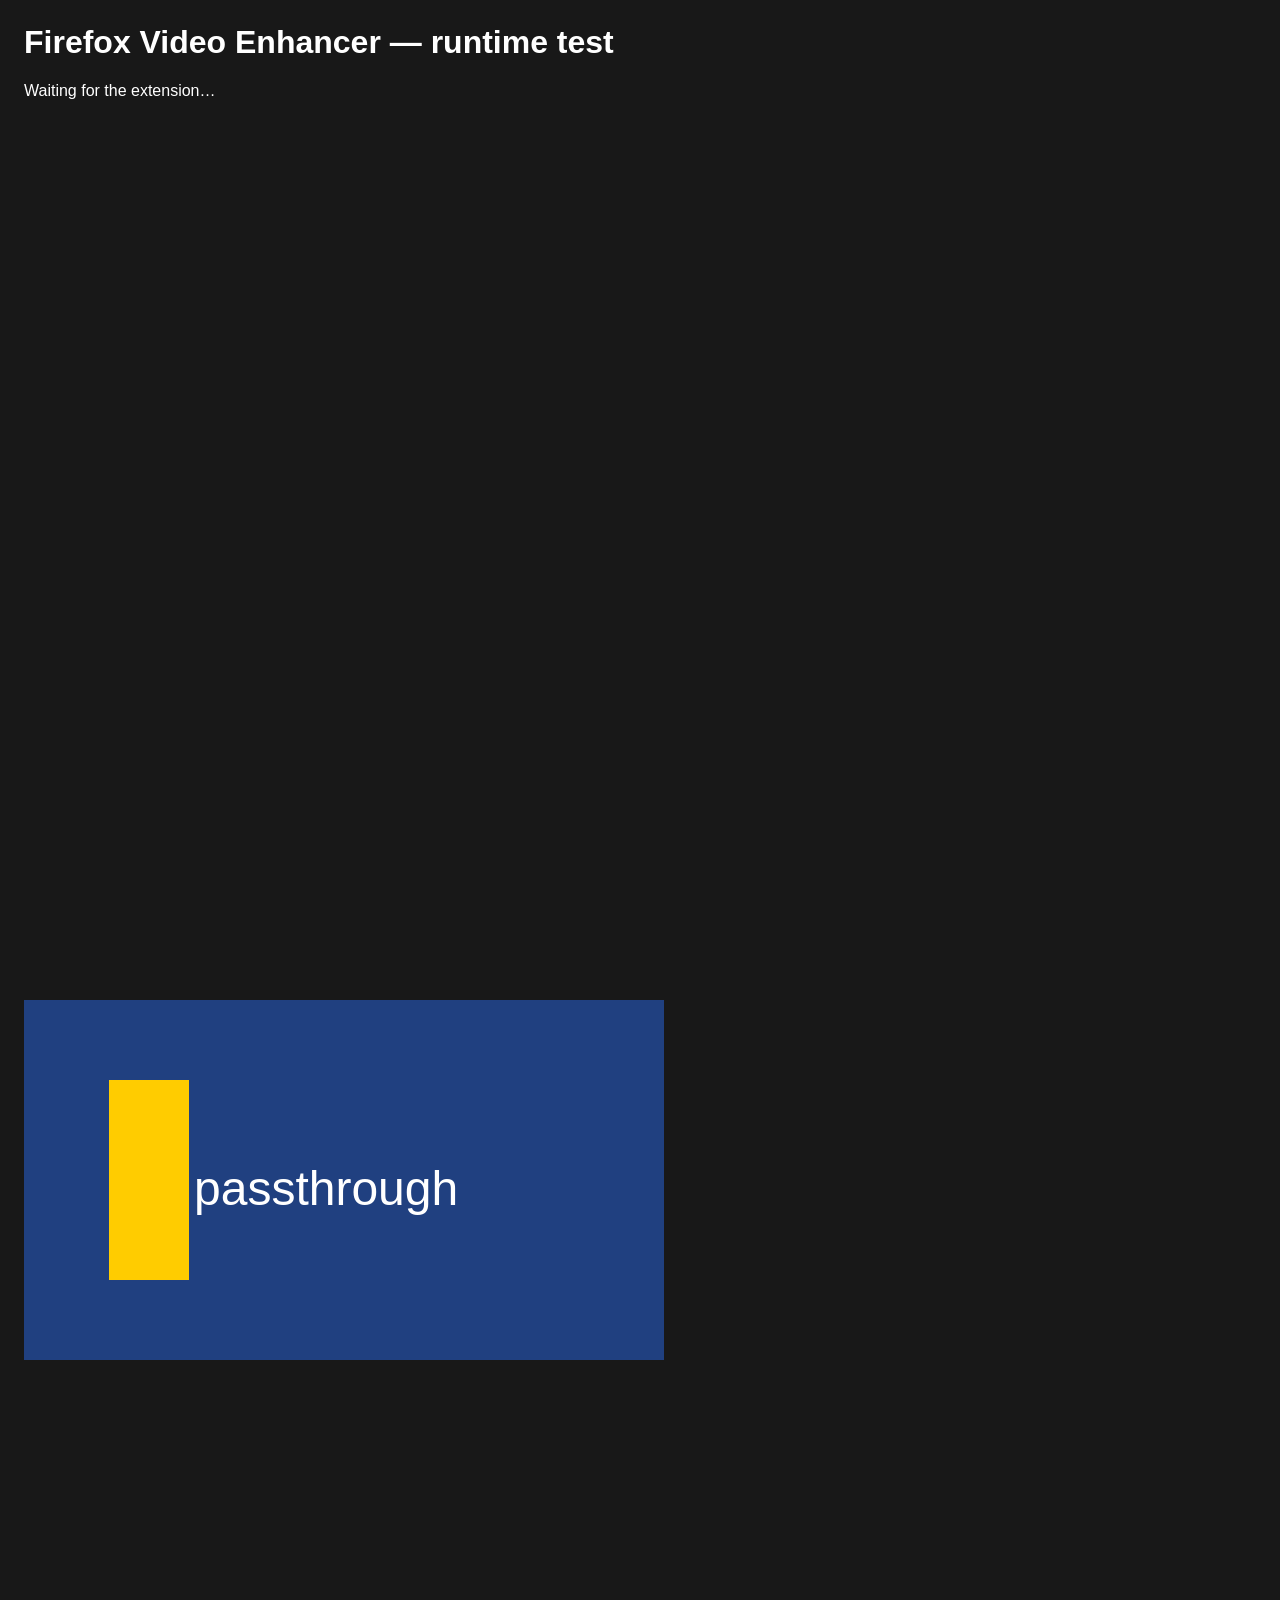
<file: test/runtime.html>
<!doctype html>
<meta charset="utf-8">
<title>FV runtime test</title>
<style>
  body { min-height: 3000px; margin: 24px; background: #181818; color: white; font: 16px sans-serif; }
  #player { position: relative; width: 640px; margin-top: 900px; }
  video { display: block; width: 640px; height: 360px; }
  #source { display: none; }
</style>
<h1>Firefox Video Enhancer — runtime test</h1>
<p id="status">Waiting for the extension…</p>
<div id="player"></div>
<canvas id="source" width="640" height="360"></canvas>
<script>
  const source = document.querySelector("#source");
  const ctx = source.getContext("2d");
  const video = document.createElement("video");
  const expectedPipeline = new URLSearchParams(location.search).get("pipeline");
  video.muted = true;
  video.autoplay = true;
  let frame = 0;

  function paint() {
    const x = frame++ % source.width;
    ctx.fillStyle = "#204080";
    ctx.fillRect(0, 0, source.width, source.height);
    ctx.fillStyle = "#ffcc00";
    ctx.fillRect(x, 80, 80, 200);
    ctx.fillStyle = "white";
    ctx.font = "48px sans-serif";
    ctx.fillText("passthrough", 170, 205);
    requestAnimationFrame(paint);
  }

  paint();
  let prematureOverlay = false;
  let overlayBeforeReveal = false;
  setTimeout(() => {
    prematureOverlay = Boolean(document.querySelector("#fv-enhancer-canvas"));
  }, 150);
  setTimeout(() => {
    document.querySelector("#player").append(video);
    video.srcObject = source.captureStream(30);
    video.play();
  }, 300);
  setTimeout(() => {
    overlayBeforeReveal = Boolean(document.querySelector("#fv-enhancer-canvas"));
    window.scrollTo(0, 700);
  }, 700);

  let resized = false;
  let scrollStarted = false;
  let scrollStartedAt = 0;
  let scrollTimerExtended = false;
  let sawHiddenDuringScroll = false;
  let offscreenStartedAt = 0;
  let sawHiddenOffscreen = false;
  let returningOnscreen = false;
  const check = setInterval(() => {
    const overlay = document.querySelector("#fv-enhancer-canvas");
    if (!overlay || overlay.width === 0 || overlay.height === 0) return;
    if (expectedPipeline &&
        !overlay.dataset.fvPipeline?.toLowerCase().includes(expectedPipeline)) return;
    if (!resized) {
      resized = true;
      document.querySelector("#player").style.width = "800px";
      video.style.width = "800px";
      video.style.height = "450px";
      return;
    }
    if (overlay.style.width !== "800px" || overlay.style.height !== "450px") return;
    if (!scrollStarted) {
      scrollStarted = true;
      scrollStartedAt = performance.now();
      window.scrollTo(0, 750);
      setTimeout(() => window.scrollTo(0, 760), 80);
      return;
    }
    if (!sawHiddenDuringScroll) {
      if (overlay.style.visibility === "hidden") sawHiddenDuringScroll = true;
      return;
    }
    if (!scrollTimerExtended) {
      if (performance.now() - scrollStartedAt < 220) return;
      if (overlay.style.visibility !== "hidden") {
        throw new Error("overlay returned during continuous scrolling");
      }
      scrollTimerExtended = true;
      return;
    }
    if (!offscreenStartedAt && overlay.style.visibility !== "visible") return;
    if (!offscreenStartedAt) {
      offscreenStartedAt = performance.now();
      window.scrollTo(0, 1800);
      return;
    }
    if (!sawHiddenOffscreen) {
      if (performance.now() - offscreenStartedAt > 300 &&
          overlay.style.visibility === "hidden") {
      sawHiddenOffscreen = true;
      returningOnscreen = true;
        window.scrollTo(0, 700);
      }
      return;
    }
    if (returningOnscreen && overlay.style.visibility !== "visible") return;
    if (prematureOverlay || overlayBeforeReveal) {
      throw new Error("overlay was created before a visible video existed");
    }
    const message = `PASS: overlay ${overlay.width}×${overlay.height}`;
    document.querySelector("#status").textContent = message;
    document.title = message;
    fetch(`/__fve_pass?size=${overlay.width}x${overlay.height}`).catch(() => {});
    clearInterval(check);
  }, 100);
  setTimeout(() => {
    const overlay = document.querySelector("#fv-enhancer-canvas");
    if (expectedPipeline && !overlay?.dataset.fvPipeline?.toLowerCase().includes(expectedPipeline)) {
      fetch(`/__pipeline_timeout?canvas=${Boolean(overlay)}&pipeline=${encodeURIComponent(overlay?.dataset.fvPipeline || "")}&error=${encodeURIComponent(overlay?.dataset.fvError || "")}&size=${overlay?.width || 0}x${overlay?.height || 0}`).catch(() => {});
    }
  }, 5000);
</script>
</file>
<file: docs/site.css>
:root{color-scheme:dark;--bg:#080e1b;--panel:#101c30;--text:#f4f7ff;--muted:#a7b8d2;--blue:#8ab7ff;--line:#263956;font-family:Inter,ui-sans-serif,system-ui,-apple-system,BlinkMacSystemFont,"Segoe UI",sans-serif;font-synthesis:none}*{box-sizing:border-box}html{scroll-behavior:smooth;scroll-padding-top:90px}body{margin:0;background:radial-gradient(ellipse at 90% 4%,#162c53 0,transparent 34rem),var(--bg);color:var(--text);line-height:1.6}a{color:inherit;text-underline-offset:4px}button,input,summary{font:inherit}button,a{-webkit-tap-highlight-color:transparent}button{cursor:pointer}a:focus-visible,button:focus-visible,summary:focus-visible{outline:3px solid #c5dcff;outline-offset:5px}img{max-width:100%}.wrap{width:min(1280px,calc(100% - 80px));margin-inline:auto}.nav{border-bottom:1px solid #ffffff0c;background:#080e1be8;backdrop-filter:blur(16px);position:sticky;top:0;z-index:20}.nav-inner{min-height:78px;display:flex;align-items:center;justify-content:space-between;gap:24px}.brand{display:inline-flex;align-items:center;gap:11px;font-weight:750;font-size:18px;text-decoration:none;letter-spacing:-.5px}.nav nav{display:flex;gap:27px;align-items:center;font-size:13px}.nav nav>a:not(.button){color:#b7c7df;text-decoration:none}.nav nav>a:hover{color:white}.button{display:inline-flex;align-items:center;justify-content:center;gap:20px;min-height:52px;border:1px solid #91baff;border-radius:9px;padding:12px 21px;background:#8ab7ff;color:#091933;font-size:14px;font-weight:750;text-decoration:none;box-shadow:0 5px 26px #65a3ff17;transition:background .18s,transform .18s}.button:hover{background:#b4d1ff;transform:translateY(-2px)}.button.secondary{background:#14223a;border-color:#3a5276;color:#dce9fd;box-shadow:none}.button.secondary:hover{background:#1d3150}.button.small{min-height:39px;padding:8px 15px;font-size:12px}.skip{position:absolute;top:-100px;left:20px;z-index:100;background:white;color:#102340;padding:10px}.skip:focus{top:10px}.hero{display:grid;grid-template-columns:1fr 1.04fr;gap:28px;align-items:center;min-height:770px;padding-block:80px 100px}.eyebrow{margin:0 0 24px;color:#a7c8ff;font-size:11px;font-weight:750;letter-spacing:2.4px;text-transform:uppercase;line-height:1.5}.hero .eyebrow{display:flex;align-items:center;gap:11px}.hero .eyebrow span{width:7px;height:7px;border-radius:50%;background:#9bc0ff;box-shadow:0 0 0 5px #7fa9ff19}h1,h2,h3,p{overflow-wrap:break-word}h1{font-size:clamp(66px,7.5vw,108px);line-height:.99;letter-spacing:-6.8px;margin:0;font-weight:780}em{font-style:normal;color:var(--blue)}.lead{max-width:490px;margin:28px 0;color:#b4c4dc;font-size:18px;line-height:1.65}.actions{display:flex;gap:11px;flex-wrap:wrap}.small-facts{font-size:11px;margin:20px 0 2px;color:#a7b8d2}.chromium{font-size:11px;color:#a7b8d2}.hero-stage{position:relative;min-width:0;height:540px;isolation:isolate}.hero-stage:before{content:'';position:absolute;inset:-10% -1% 0;background:radial-gradient(ellipse,#2962bb50,transparent 65%);z-index:-1}.video-window{position:absolute;left:0;top:76px;width:100%;overflow:hidden;border:1px solid #6684b0;border-radius:15px;background:#111e33;box-shadow:0 34px 100px #0009;transform:perspective(1200px) rotateY(-5deg) rotateZ(-3deg)}.window-bar{height:36px;display:flex;align-items:center;justify-content:space-between;padding:0 13px;font-size:10px;color:#b6c7df}.window-bar>span:first-child{font-size:11px;letter-spacing:3px;color:#6383af}.hero-frame{display:block;width:100%;height:auto}.video-strip{height:36px;display:flex;align-items:center;gap:16px;padding:0 14px;font-size:8px;font-weight:750;letter-spacing:1px;color:#b4d0fc}.play{font-size:12px}.progress{height:3px;background:#354764;flex:1}.progress i{display:block;width:39%;height:100%;background:#8cb6fc}.floating-control{position:absolute;right:-5px;bottom:-5px;width:302px;padding:15px;border:1px solid #5c7eac;border-radius:15px;background:#101d32f8;box-shadow:0 20px 60px #000a;transform:rotate(3deg)}.mini-brand{display:flex;align-items:center;gap:9px;font-size:12px;font-weight:750;margin-bottom:12px}.active-label{margin-left:auto;border:1px solid #3b5f90;padding:3px 7px;border-radius:20px;color:#a8cfff;font-size:9px}.mini-image{padding:13px;border:1px solid #5b80b7;border-radius:9px;background:#1c3352}.mini-image small{color:#b4d0ff;font-size:8px;letter-spacing:1px;font-weight:750}.mini-image strong{display:block;font-size:17px;margin:2px 0 12px;letter-spacing:-.5px}.mode-row{display:flex;gap:5px;font-size:9px;color:#c0d0e7}.mode-row>*{flex:1;text-align:center;padding:8px 3px;border:1px solid #49688e;border-radius:5px;background:#182b44}.mode-row b{background:#41648f;border-color:#b8d4ff;color:white}.fake-slider{margin-top:19px;display:flex;gap:10px;align-items:center;font-size:8px}.fake-slider i{flex:1;height:5px;background:linear-gradient(90deg,#91b6ff 85%,#405f86 85%);border-radius:5px}.mini-motion{display:flex;justify-content:space-between;align-items:center;margin-top:10px;padding:12px;border:1px solid #3c526f;border-radius:9px;font-size:11px;font-weight:700}.mini-motion small{display:block;font-size:9px;font-weight:400;color:#b0bfd4;margin-top:3px}.toggle{background:#3d72b6;border:1px solid #a5c8ff;border-radius:20px;width:35px;height:20px}.toggle:after{content:'';display:block;width:14px;height:14px;border-radius:50%;background:white;margin:2px 0 0 16px}.preview-note{display:block;text-align:center;font-size:8px;color:#a5b8d2;margin-top:7px}.float-badge{position:absolute;left:4%;bottom:22px;display:flex;align-items:center;gap:11px;border:1px solid #426499;border-radius:10px;padding:13px 20px;background:#0f1e36ed;transform:rotate(-3deg)}.float-badge b{color:#b9d4ff;font-size:39px;letter-spacing:-2px;line-height:1}.float-badge span{font-size:8px;letter-spacing:1.2px;line-height:1.8;color:#c2d8f8}.promise-strip{background:#0d182b;border-block:1px solid #243650}.promise-strip .wrap{display:flex;justify-content:space-between;gap:20px;padding-block:22px;color:#d2e0f5;font-size:13px}.promise-strip b{color:#7f9bc4;font-size:10px;margin-right:18px;font-variant-numeric:tabular-nums}.feature,.setup-section{padding-block:130px;display:grid;grid-template-columns:.85fr 1.15fr;gap:90px;align-items:center}h2{font-size:clamp(38px,4.6vw,62px);line-height:1.08;letter-spacing:-2.8px;margin:0}.feature-copy>p:not(.eyebrow),.setup-copy>p:not(.eyebrow){font-size:16px;color:var(--muted);margin:25px 0 32px}.feature-list{display:grid;gap:21px}.feature-list div{padding-left:18px;border-left:2px solid #3a5b88}.feature-list b{display:block;font-size:13px}.feature-list span{display:block;font-size:12px;color:var(--muted);margin-top:4px}.feature-visual{margin:0;min-width:0;border:1px solid #4b658c;border-radius:13px;overflow:hidden;box-shadow:0 25px 70px #0005;transform:rotate(1.5deg)}.feature-visual img{display:block;width:100%;height:auto}.feature-visual figcaption{display:flex;gap:12px;justify-content:space-between;align-items:center;font-size:9px;padding:13px;color:#b4c8e5;background:#121f34}.image-tag{color:#d3e5ff;border:1px solid #48648c;padding:4px 7px;border-radius:4px;white-space:nowrap}.motion-section{padding:100px 0;background:linear-gradient(135deg,#112747 0,#0b1629 65%);border-block:1px solid #2e4261}.section-heading{display:grid;grid-template-columns:1fr 1fr;gap:90px;align-items:end;margin-bottom:42px}.section-heading>p{color:var(--muted);font-size:16px;max-width:485px;margin:0 0 5px}.fps-grid{display:grid;grid-template-columns:1fr 1fr;gap:22px}.fps-grid article{border-top:1px solid #4a668c;padding:28px 0 12px}.fps-grid article:nth-child(2){padding-left:35px;border-left:1px solid #2d4463}.fps-grid .eyebrow{font-size:10px}.fps{display:flex;gap:22px;align-items:center;font-size:clamp(55px,7.5vw,112px);line-height:1.15;letter-spacing:-5px;font-weight:700}.fps>span{color:#99acc6}.fps i{font-size:40px;letter-spacing:0;font-style:normal;color:#547cba}.fps strong{color:#b3d1ff}.fps-grid p{font-size:12px;color:#b0c4e0;margin:15px 0 0}.performance-note{font-size:11px;color:#b2c4dd;margin:30px 0 0}.motion-footer{display:flex;gap:30px;flex-wrap:wrap;margin-top:35px;font-size:11px;color:#cae0ff}.motion-footer span:before{content:'✓';margin-right:8px;color:#9ec6ff}.examples-section{padding-block:130px}.sample-picker{display:flex;gap:8px;flex-wrap:wrap;margin-bottom:20px}.sample-picker button{background:#111e32;border:1px solid #344c6b;padding:10px 16px;border-radius:7px;color:#bed0e9;font-size:12px;min-height:41px}.sample-picker button[aria-pressed=true]{border-color:#90b8f6;color:#eff6ff;background:#2b4b78}.sample-picker button:hover{border-color:#afcfff}.comparison{position:relative;aspect-ratio:16/9;overflow:hidden;border:1px solid #6684aa;border-radius:13px;background:#101d30}.comparison>img{display:block;width:100%;height:100%;object-fit:cover}.comparison .original-image{position:absolute;inset:0;clip-path:inset(0 calc(100% - var(--split)) 0 0)}.comparison-labels{position:absolute;top:20px;left:20px;right:20px;display:flex;justify-content:space-between;gap:16px;pointer-events:none;font-size:11px}.comparison-labels span{background:#08101ce6;border:1px solid #557099;padding:7px 12px;border-radius:5px;color:#ecf4ff}.divider{position:absolute;left:var(--split);top:0;bottom:0;width:2px;background:#d5e7ff;transform:translateX(-1px);pointer-events:none;box-shadow:0 0 20px #001b3e}.divider span{position:absolute;top:50%;left:50%;transform:translate(-50%,-50%);display:grid;place-items:center;width:41px;height:41px;border:1px solid #7599c8;border-radius:50%;background:#eff6ff;color:#12315c;font-size:25px}.comparison input{position:absolute;inset:0;margin:0;width:100%;height:100%;opacity:0;cursor:ew-resize;touch-action:pan-y}.comparison:focus-within{outline:3px solid #c5dcff;outline-offset:5px}.comparison-caption{display:flex;justify-content:space-between;gap:20px;align-items:baseline;margin-top:14px;font-size:11px;color:#aabfdd}.comparison-caption p{margin:0}.comparison-caption a{white-space:nowrap}.media-note{max-width:950px;font-size:10px;color:#92a7c5;margin-top:14px}.setup-section{padding-top:0;grid-template-columns:1fr 1fr}.setup-copy ol{list-style:none;padding:0;margin:35px 0 0;display:grid;gap:28px}.setup-copy li{display:flex;gap:18px;align-items:flex-start}.setup-copy li>span{display:grid;place-items:center;border:1px solid #46638e;border-radius:8px;background:#172943;color:#a8caff;width:31px;height:31px;font-size:12px;flex:none}.setup-copy li b{font-size:14px}.setup-copy li p{color:var(--muted);font-size:12px;margin:4px 0 0}.popup-preview{margin:0;justify-self:center;position:relative;padding:24px 0 0}.popup-preview:before{content:'';position:absolute;inset:0 -50%;background:radial-gradient(ellipse,#1d4d934a,transparent 60%);z-index:-1}.popup-preview img{display:block;width:300px;height:auto;border:1px solid #53739d;border-radius:13px;box-shadow:0 25px 75px #0009;transform:rotate(2deg)}.popup-preview figcaption{text-align:center;color:#98b0d0;font-size:10px;margin-top:19px}.privacy{border-block:1px solid #354b6c;padding-block:65px;display:grid;grid-template-columns:1fr 1fr;gap:90px}.privacy p:not(.eyebrow){font-size:16px;color:var(--muted);margin:0 0 20px}.privacy h2{font-size:43px}.privacy a{color:#b9d5ff;font-size:12px}.privacy-facts{display:flex;flex-wrap:wrap;gap:15px 25px;font-size:11px;color:#d1e3ff;margin-bottom:25px}.privacy-facts span:before{content:'✓';margin-right:8px}.faq{max-width:950px;padding-block:110px}.faq h2{margin-bottom:35px;font-size:42px}.faq details{border-bottom:1px solid #304563;padding:18px 0}.faq summary{cursor:pointer;font-size:14px;font-weight:600;list-style:none;padding-right:24px;position:relative}.faq summary:after{content:'+';position:absolute;right:4px;color:#a8caff}.faq details[open] summary:after{content:'−'}.faq details p{color:#a7bbd7;font-size:13px;max-width:780px;line-height:1.8;margin:16px 0 3px}.cta{text-align:center;padding:75px 25px 85px;border:1px solid #385d91;border-radius:18px;background:radial-gradient(ellipse at 50% 100%,#1d4681 0,transparent 80%),#10213a}.cta h2{font-size:clamp(40px,5vw,67px)}.cta p:not(.eyebrow){color:#b7cce9;font-size:15px;margin:26px 0}.cta .actions{justify-content:center}.cta small{display:block;margin-top:20px;color:#a0b8d9;font-size:10px}footer{padding-block:65px;display:flex;align-items:center;justify-content:space-between;gap:30px}footer .brand{font-size:14px}footer>div{display:flex;gap:25px;font-size:11px;color:#a9bddb}.visually-hidden{position:absolute;width:1px;height:1px;padding:0;margin:-1px;overflow:hidden;clip:rect(0,0,0,0);white-space:nowrap;border:0}
@media(min-width:1600px){.hero-stage{height:560px}.floating-control{bottom:0}.video-window{top:70px}}
@media(max-width:1100px){.wrap{width:calc(100% - 52px)}.hero{gap:20px}h1{font-size:82px;letter-spacing:-5px}.hero-stage{height:520px}.floating-control{width:270px;right:0}.float-badge{left:0;bottom:42px;padding:12px}.float-badge span{font-size:7px}.float-badge b{font-size:32px}.feature,.setup-section,.section-heading,.privacy{gap:50px}.nav nav{gap:18px}.lead{font-size:16px}.actions .button{font-size:12px;padding-inline:14px}}
@media(max-width:850px){.nav nav>a:not(.button){display:none}.hero{grid-template-columns:1fr;max-width:700px;padding:65px 0 75px;gap:35px}.hero-copy{max-width:560px}.hero h1{font-size:88px}.hero .lead{max-width:540px}.hero-stage{height:490px;width:100%;max-width:650px;margin-inline:auto}.video-window{top:25px;width:94%}.floating-control{width:285px;bottom:0}.float-badge{bottom:40px;left:6%}.feature,.setup-section{grid-template-columns:1fr;padding-block:85px;gap:45px}.feature-visual{max-width:680px}.section-heading{grid-template-columns:1fr;gap:24px}.section-heading>p{max-width:650px}.examples-section{padding-block:85px}.setup-section{padding-top:0}.popup-preview{padding-top:0}.privacy{gap:35px}.privacy h2{font-size:35px}.privacy p:not(.eyebrow){font-size:14px}.promise-strip .wrap{font-size:11px}.promise-strip b{margin-right:8px}.fps{font-size:85px;gap:15px}.fps-grid article:nth-child(2){padding-left:25px}.motion-section{padding:75px 0}.popup-preview:before{inset:0 -15%}.cta{width:calc(100% - 52px)}}
@media(max-width:520px){.wrap{width:calc(100% - 36px)}.nav-inner{min-height:65px;gap:10px}.brand{font-size:15px;gap:8px}.brand img{width:28px;height:28px}.nav .button{min-height:35px;padding:7px 10px;font-size:10px;gap:6px}.hero{padding:48px 0 65px;gap:28px}.hero .eyebrow{font-size:9px;letter-spacing:1.8px}.hero h1{font-size:76px;letter-spacing:-4.5px}.lead{font-size:15px;line-height:1.7}.hero .actions .button{min-height:48px;font-size:12px;padding:12px 14px}.hero .actions .button:first-child{width:100%}.hero .actions .button.secondary{width:100%}.hero-stage{height:410px}.video-window{width:100%;top:18px;transform:rotate(-2deg)}.floating-control{bottom:0;width:239px;padding:12px;right:0;transform:rotate(2deg)}.mini-brand{font-size:10px}.mini-image{padding:10px}.mini-image strong{font-size:15px}.mode-row{font-size:8px}.fake-slider{margin-top:14px;gap:6px}.mini-motion{font-size:9px;padding:9px}.float-badge{bottom:8px;left:0;gap:5px;padding:9px 7px;max-width:91px}.float-badge b{font-size:24px}.float-badge span{font-size:5px;letter-spacing:.5px}.promise-strip .wrap{gap:15px;font-size:10px;padding-block:17px}.promise-strip span{flex:1}.promise-strip b{display:block;margin-bottom:5px}.feature,.setup-section{padding-block:65px;gap:32px}.eyebrow{font-size:9px;letter-spacing:1.8px;margin-bottom:19px}h2{font-size:38px;letter-spacing:-1.8px}.feature-copy>p:not(.eyebrow),.setup-copy>p:not(.eyebrow){font-size:14px}.feature-visual figcaption{font-size:8px;padding:10px;gap:5px}.image-tag{font-size:7px}.fps-grid{grid-template-columns:1fr;gap:15px}.fps-grid article:nth-child(2){padding:25px 0 8px;border-left:0}.fps{font-size:85px;gap:25px}.fps-grid p{font-size:11px}.motion-footer{gap:12px;flex-direction:column}.performance-note{font-size:10px;line-height:1.8}.sample-picker{gap:6px}.sample-picker button{padding:8px 11px;font-size:10px;min-height:36px}.comparison-labels{top:10px;left:10px;right:10px;font-size:8px;gap:5px}.comparison-labels span{padding:5px 7px}.divider span{width:31px;height:31px;font-size:20px}.comparison-caption{display:block;font-size:10px}.comparison-caption a{display:inline-block;margin-top:9px}.media-note{font-size:9px}.setup-section{padding-top:0}.popup-preview img{width:270px}.privacy{grid-template-columns:1fr;padding-block:40px;gap:27px}.privacy h2{font-size:36px}.faq{padding-block:65px}.faq summary{font-size:12px}.faq details p{font-size:12px}.faq h2{font-size:35px}.cta{padding:50px 19px}.cta h2{font-size:35px;letter-spacing:-1.8px}.cta .button{width:100%;font-size:12px}.cta p:not(.eyebrow){font-size:13px}footer{padding-block:40px;flex-direction:column;gap:20px}footer>div{font-size:10px}}
@media(prefers-reduced-motion:reduce){html{scroll-behavior:auto}*,*:before,*:after{transition:none!important;animation:none!important}}

.hero{min-height:710px;padding-block:65px 80px}.video-window{border-radius:10px;transform:perspective(1200px) rotateY(-3deg) rotateZ(-1deg)}.floating-control{border-radius:11px;transform:rotate(1deg)}.feature-visual{border-radius:7px;transform:none}.comparison{border-radius:7px}.popup-preview img{transform:none;border-radius:10px}.cta{border-radius:10px}
@media(max-width:850px){.hero{min-height:0;padding-block:60px 75px}}@media(max-width:360px){.hero h1{font-size:64px;letter-spacing:-3px}.hero-stage{height:410px}}

.popup-preview:before{inset:0}

@media(max-width:520px){.fps{font-size:clamp(60px,20vw,85px);gap:18px}.fps-grid article{min-width:0}}

.feed-section{display:grid;grid-template-columns:.9fr 1.1fr;gap:65px;align-items:center;padding:0 0 130px}.feed-copy>p:not(.eyebrow){max-width:420px;color:var(--muted);font-size:16px;margin:25px 0}.feed-copy>small{display:block;max-width:420px;color:#96adcd;font-size:10px;margin-top:25px}.feed-platforms{display:flex;gap:20px;color:#c4d9fa;font-size:12px}.feed-phones{display:flex;align-items:center;gap:14px;min-width:0;height:420px}.feed-phones figure{position:relative;width:33.33%;min-width:0;aspect-ratio:9/19;margin:0;border:1px solid #4d6485;border-radius:20px;overflow:hidden;background:#0b111b}.feed-phones figure:nth-child(2){margin-top:45px}.feed-phones figure:after{content:'';position:absolute;inset:0;background:linear-gradient(transparent 45%,#000b)}.feed-phones img{width:100%;height:100%;object-fit:cover}.feed-player-name{position:absolute;top:12px;left:10px;right:10px;font-size:10px;color:white;font-weight:700;text-shadow:0 1px 4px #000;z-index:2}.feed-tools{position:absolute;right:9px;bottom:72px;font-size:19px;z-index:2;color:white;line-height:1.8;text-shadow:0 1px 5px black}.feed-phones figcaption{position:absolute;bottom:16px;left:10px;right:30px;color:white;font-size:10px;z-index:2;text-shadow:0 1px 4px #000}
@media(max-width:850px){.feed-section{grid-template-columns:1fr;gap:25px;padding-bottom:85px}.feed-phones{max-width:610px;width:100%;height:auto;padding-bottom:30px}.feed-phones figure{max-height:420px}.feed-copy>p:not(.eyebrow){max-width:600px}}@media(max-width:520px){.feed-section{padding-bottom:65px}.feed-phones{gap:8px}.feed-phones figure{border-radius:12px}.feed-player-name{font-size:8px;left:7px;right:6px;top:9px}.feed-tools{font-size:14px;right:7px;bottom:48px}.feed-phones figcaption{font-size:8px;left:7px;bottom:12px;right:15px}.feed-copy>p:not(.eyebrow){font-size:14px}.feed-platforms{font-size:11px}}
</file>
<file: models.css>
:root{font-family:system-ui,sans-serif;color:#e8edf5;background:#10141b;color-scheme:dark}body{margin:0}main{max-width:760px;margin:64px auto;padding:0 24px}h1{font-size:34px;letter-spacing:-.04em;margin:10px 0}h2{font-size:19px;margin:0 0 14px}.eyebrow{font-size:11px;letter-spacing:.14em;color:#9cb9e5}.lead{font-size:17px;line-height:1.6;color:#abb9cb}section{background:#181f29;border:1px solid #303b4c;border-radius:14px;padding:24px;margin:24px 0}p{line-height:1.6}.notice{border-left:3px solid #d7ae6f;padding-left:16px}.muted{font-size:13px;color:#9eabbc}label{display:block;margin:18px 0;font-size:14px}input[type=file]{display:block;margin-top:9px;max-width:100%}a{color:#9dbaff}.actions{display:flex;gap:10px;flex-wrap:wrap}button{border:1px solid #5876a7;background:#274875;color:white;border-radius:8px;padding:11px 16px;cursor:pointer;font:inherit;font-size:14px}button.secondary{background:transparent;color:#c6d3e6}button:disabled{opacity:.45;cursor:wait}pre{white-space:pre-wrap;overflow-wrap:anywhere;color:#a2c3ee;font-size:12px}#status[data-error=true]{color:#f3a3a3}
</file>
